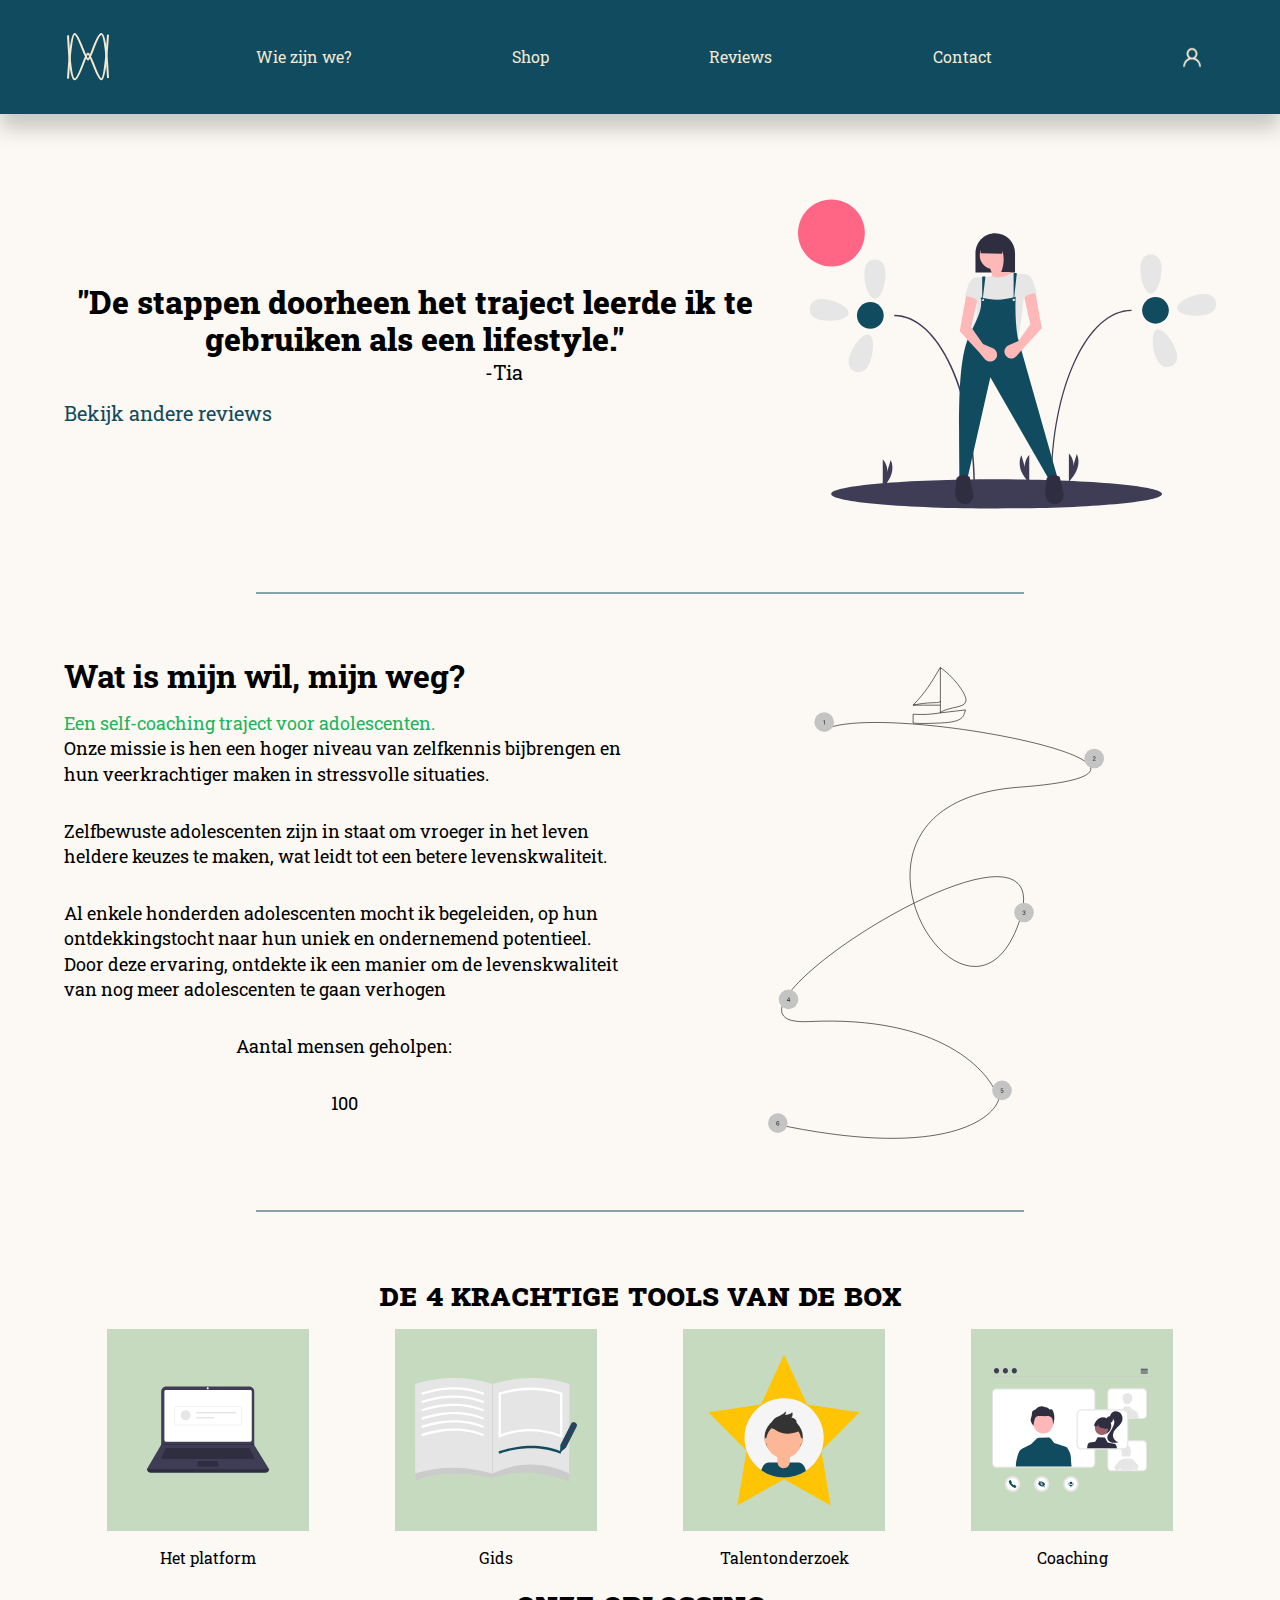
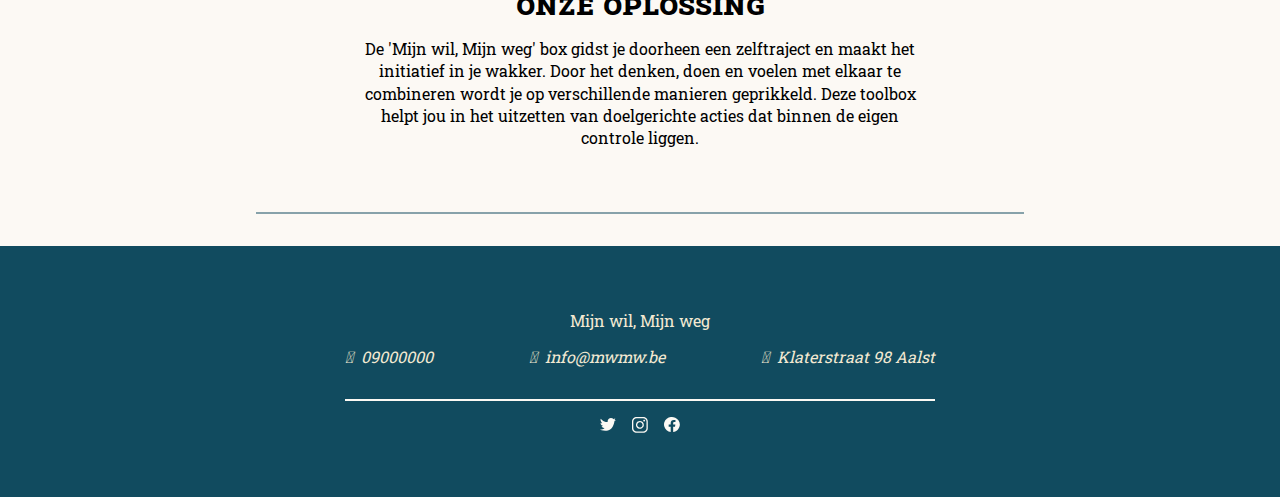
<file: index.html>
<!DOCTYPE html>
<html lang="nl">
<head>
    <meta charset="UTF-8">
    <meta http-equiv="X-UA-Compatible" content="IE=edge">
    <meta name="viewport" content="width=device-width, initial-scale=1.0">
    <link href="css/reset.css" rel="stylesheet">
    <link rel="stylesheet" href="https://cdnjs.cloudflare.com/ajax/libs/font-awesome/6.1.1/css/all.min.css" integrity="sha512-KfkfwYDsLkIlwQp6LFnl8zNdLGxu9YAA1QvwINks4PhcElQSvqcyVLLD9aMhXd13uQjoXtEKNosOWaZqXgel0g==" crossorigin="anonymous" referrerpolicy="no-referrer" />
    <link href="css/common.css" rel="stylesheet">
    <link rel="stylesheet" href="/css/homepage.css">
    <script src="main.js" defer></script>
    <title>Mijn weg, mijn wil</title>
    <!-- Isaak De Coninck-->
</head>
<body>
<div class="container">
    <header>
        <div class="content">
            <div class="logo-box">
                <h1 class="ir logo"><a href="/index.html" title ="MWMW">Mijn wil, mijn weg</a></h1>
            </div>
            <button aria-expanded="false" class="hamburger" id="menu">
                <span aria-hidden="true" class="icon">
                    <span></span><span></span><span></span>
                </span>
            </button>
            <nav>
                <ul>
                    <li><a class="active" href="#wiezijnwe">Wie zijn we?</a></li>
                    <li><a href="/shop/index.html">Shop</a></li>
                    <li><a href="/reviews/">Reviews</a></li>
                    <li><a href="/contact/index.html">Contact</a></li>
                </ul>
            </nav>
            <div class="login">
                <a href="#" class="loginBtn" id="open"><img src="/assets/Login.png" alt="LoginLogo"></a>
            </div>
        </div>
    </header>
    <main>
        <section class="eyecatcher-box">
            <div class="eyecatcher-main">
                <h2 class="quote">"De stappen doorheen het traject leerde ik te gebruiken als een lifestyle."</h2>
                <p class="quote-name">-Tia</p>
                <a href="#" class="reviews-link">Bekijk andere reviews</a>
            </div>
            <div class="eyecatcher-img">
                <img src="/assets/undraw_farm_girl_dnpe.svg" alt="Logo persoon">
            </div>
        </section>

        <section class="wiezijnwe-box" id="wiezijnwe">
            <div class="wiezijnwe-main">
                <h2>Wat is mijn wil, mijn weg?</h2>
                <p class="highlight">Een self-coaching traject voor adolescenten.</p>
                <p>Onze missie is hen een hoger niveau van zelfkennis bijbrengen en hun veerkrachtiger maken in stressvolle situaties.</p>
                <p>Zelfbewuste adolescenten zijn in staat om vroeger in het leven heldere keuzes te maken, wat leidt tot een betere levenskwaliteit.</p>
                <p>Al enkele honderden adolescenten mocht ik begeleiden, op hun ontdekkingstocht naar hun uniek en ondernemend potentieel. Door deze ervaring, ontdekte ik een manier om de levenskwaliteit van nog meer adolescenten te gaan verhogen</p>
                <div class="counter-box">
                    <p>Aantal mensen geholpen:</p>
                    <p>100</p>
                </div>
            </div>
            <div class="wiezijnwe-plan">
                <img src="/assets/planhome.svg" alt="">
            </div>
        </section>
        <section class="tools-box">
            <h2>De 4 krachtige tools van de box</h2>
            <div class="tools">
                <div class="tool-box">
                    <div class="tools-showcase">
                        <img src="/assets/undraw_secure_login_pdn4.svg" alt="logo platform">
                    </div>
                    <p>Het platform</p>
                </div>
                <div class="tool-box">
                    <div class="tools-showcase">
                        <img src="/assets/undraw_notebook_re_id0r.svg" alt="logo gids">
                    </div>
                    <p>Gids</p>
                </div>
                <div class="tool-box">
                    <div class="tools-showcase">
                        <img src="/assets/star-profile.svg" alt="logo Talentonderzoek">
                    </div>
                    <p>Talentonderzoek</p>
                </div>
                <div class="tool-box">
                    <div class="tools-showcase">
                        <img src="/assets/undraw_group_video_re_btu7.svg" alt="logo coaching">
                    </div>
                    <p>Coaching</p>
                </div>
            </div>
            <div class="solution-box">
                <h2>Onze oplossing</h2>
                <p>De 'Mijn wil, Mijn weg' box gidst je doorheen een zelftraject en maakt het initiatief in je wakker. Door het denken, doen en voelen met elkaar te combineren wordt je op verschillende manieren geprikkeld. Deze toolbox helpt jou in het uitzetten van doelgerichte acties dat binnen de eigen controle liggen.</p>
            </div>
        </section>
        <!--Izzet Poyraz POPUP-->
        <section class="container-popup" id="container-popup">
            <div class="popup">
                <a class="sluiten" id="sluiten" href="#">X</a>
                <h3>Mijn weg, Mijn wil</h3>
                <div class="popup-main"> 
                    <div class="popup-register">
                        <h2>Register</h2>
                        <div></div>
                        <form action="#" class="register">
                            <div class="user">
                                <div class="name">
                                    <label for="name">Voornaam: </label>
                                    <input type="text" name="voornaam" id="voornaam" size="9" required>
                                </div>
                                <div class="lastname">
                                    <label for="name">Naam: </label>
                                    <input type="text" name="name" id="name" size="9" required>
                                </div>
                            </div>
                            <div class="email">
                                <label for="name">E-mail: </label>
                                <input type="text" name="email" id="email" required>
                            </div>
                            <div class="code">
                                <label for="name">Code van uw box: </label>
                                <input type="text" name="code" id="code" required>
                            </div>    
                            <div class="tel">
                                <label for="name">Telefoonnummer: </label>
                                <input type="text" name="tel" id="tel" required>
                            </div>    
                            <div class="pass">
                                <label for="name">Wachtwoord: </label>
                                <input type="password" name="pass" id="pass" required>
                            </div>    
                            <div class="pass-repeat">
                                <label for="name">Bevestig wachtwoord: </label>
                                <input type="password" name="pass-repeat" id="pass-repeat" required>
                            </div>  
                        </form>  
                        <a class="popupBtn" href="#">registreren</a>     
                    </div>
                        
                    <span class="lijn"></span>
                    <div class="popup-login">
                        <h2>Login</h2>
                            <form action="#">
                                <div class="email">
                                    <label for="name">E-mail: </label>
                                    <input type="text" name="email2" id="email2" required>
                                </div>
                                <div class="pass">
                                    <label for="name">Wachtwoord: </label>
                                    <input type="password" name="pass2" id="pass2" required>
                                </div>
                            </form>
                        <a class="popupBtn" href="/user/index.html">Log in</a>
                        <div class="loginFoto">
                            <img class="popupFoto" src="/assets/LoginFoto.png" alt="Logo laptop">
                        </div>
                    </div>
                </div>
                
            </div>
            
        </section>
    </main>
    <footer class="footer-box">
        <p>Mijn wil, Mijn weg</p>
        <address>
            <ul>
                <li><a href="tel:/">09000000</a></li>
                <li><a href="mailto:info@mwmw.be">info@mwmw.be</a></li>
                <li>Klaterstraat 98 Aalst</li>
            </ul>
        </address>
        <div class="social-box">
            <img class="social-icon" src="/assets/twitter_icon.svg" alt="Logo Twitter">
            <img class="social-icon" src="/assets/instagram_icon.svg" alt="Logo instagram">
            <img class="social-icon" src="/assets/facebook_icon.svg" alt="Logo Facebook">
        </div>
</footer>
</div>
</body>
</html>
</file>
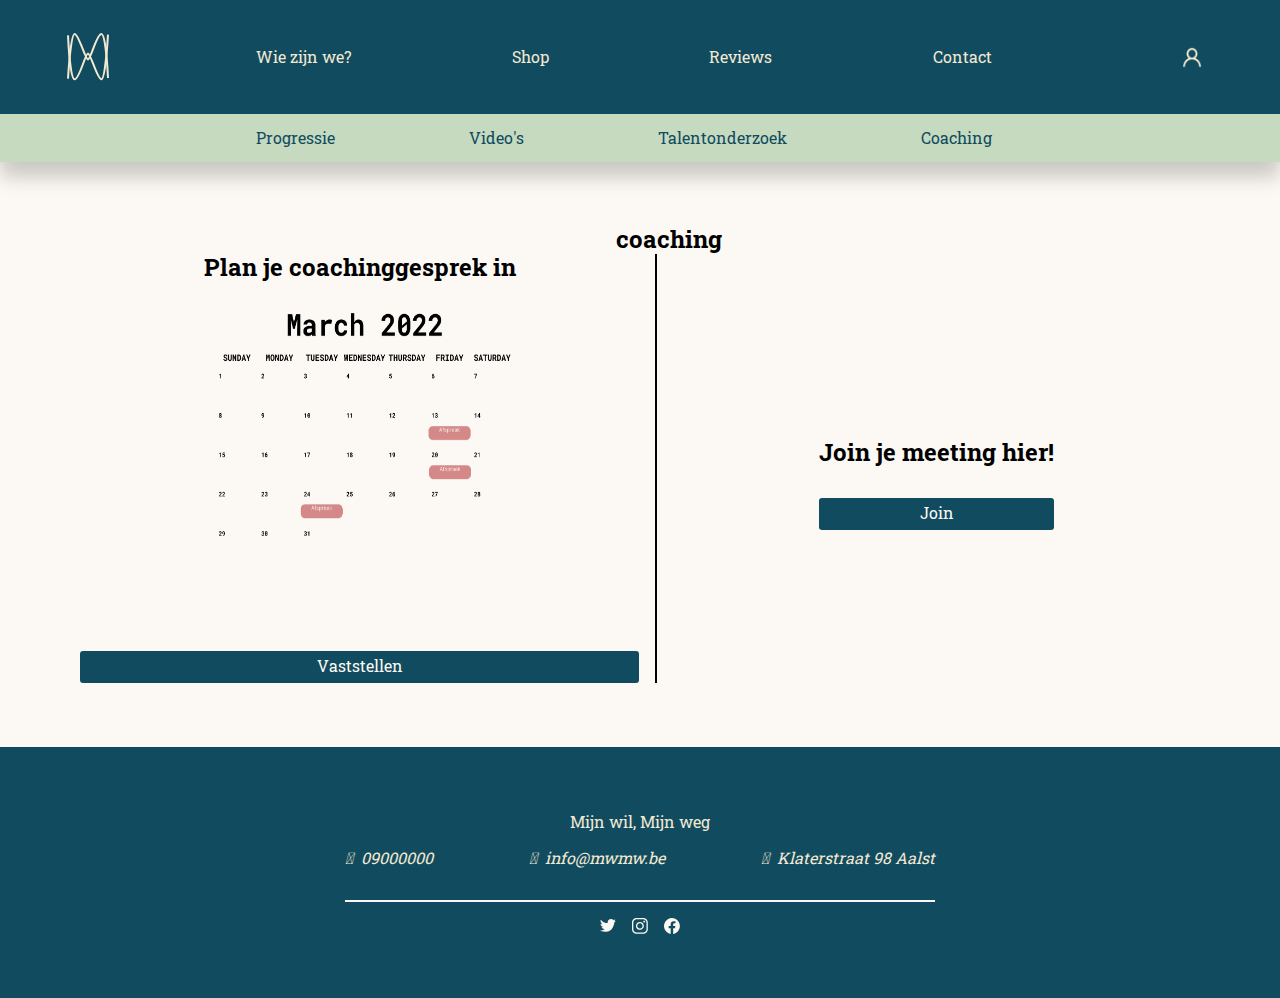
<file: coaching/index.html>
<!DOCTYPE html>
<html lang="en">
<head>
    <meta charset="UTF-8">
    <meta http-equiv="X-UA-Compatible" content="IE=edge">
    <meta name="viewport" content="width=device-width, initial-scale=1.0">
    <link href="/css/reset.css" rel="stylesheet">
    <link rel="stylesheet" href="https://cdnjs.cloudflare.com/ajax/libs/font-awesome/6.1.1/css/all.min.css" integrity="sha512-KfkfwYDsLkIlwQp6LFnl8zNdLGxu9YAA1QvwINks4PhcElQSvqcyVLLD9aMhXd13uQjoXtEKNosOWaZqXgel0g==" crossorigin="anonymous" referrerpolicy="no-referrer" />
    <link href="/css/common.css" rel="stylesheet">
    <link rel="stylesheet" href="/css/homepage.css">
    <link rel="stylesheet" href="/user/css/user.css">
    <link rel="stylesheet" href="/coaching/css/style.css">
    <script src="/main.js"  defer ></script>
    <title>Coaching</title>
</head>
<body>
    <!--Izzet Poyraz-->
<div class="container">
    <header>
        <div class="content">
            <div class="logo-box">
                <h1 class="ir logo"><a href="/index.html" title ="MWMW">Mijn wil, mijn weg</a></h1>
            </div>
            <button aria-expanded="false" class="hamburger" id="menu">
                <span aria-hidden="true" class="icon">
                    <span></span><span></span><span></span>
                </span>
            </button>
            <nav>
                <ul>
                    <li><a class="active" href="/#wiezijnwe">Wie zijn we?</a></li>
                    <li><a href="/shop/index.html">Shop</a></li>
                    <li><a href="/reviews/index.html">Reviews</a></li>
                    <li><a href="/contact/index.html">Contact</a></li>
                </ul>
            </nav>
            <div class="login">
               <a class="loginBtn" href="#" id="open"><img src="/assets/Login.png" alt="LoginLogo"></a>
            </div>
        </div>
        <div class="content secondheader">
            <div class="logo-box">
                
            </div>
            <nav class="secondnav">
                <ul>
                    <li><a href="/user/">Progressie</a></li>
                    <li><a href="/videos/">Video's</a></li>
                    <li><a href="/talentonderzoek/">Talentonderzoek</a></li>
                    <li><a class="active" href="/coaching/">Coaching</a></li>
                </ul>
            </nav>
            <div class="login">
                <a href="#" class="loginBtn"><img src="../assets/Login.png" alt="LoginLogo"></a>
            </div>
        </div>
    </header>
    <main>
        
        <section class="coaching">
            <div class="coachingtitle">
                <h2>coaching</h2>
            </div>
            
            <div class="coaching-main">
                <div class="coaching-right">
                    <h2>Plan je coachinggesprek in</h2>
                    <div class="coachingimg">
                        <img src="/assets/kalender2.png" alt="" height="600" width="700">
                    </div>
                    
                    <a class="popupBtn" href="/coachinggepland/">Vaststellen</a>
                </div>
                <span class="lijn"></span>
                <div class="coaching-left">
                    <div class="meeting">
                        <h2>Join je meeting hier!</h2>
                        <a class="popupBtn" href="">Join</a>
                    </div>
                </div>
            </div>
        </section>

        <!--Izzet Poyraz POPUP-->
        <section class="container-popup" id="container-popup">
            <div class="popup">
                <a class="sluiten" id="sluiten" href="#">X</a>
                <h3>Mijn weg, Mijn wil</h3>
                <div class="popup-main"> 
                    <div class="popup-register">
                        <h2>Register</h2>
                        <div></div>
                        <form action="#" class="register">
                            <div class="user">
                                <div class="name">
                                    <label for="name">Voornaam: </label>
                                    <input type="text" name="voornaam" id="voornaam" size="9" required>
                                </div>
                                <div class="lastname">
                                    <label for="name">Naam: </label>
                                    <input type="text" name="name" id="name" size="9" required>
                                </div>
                            </div>
                            <div class="email">
                                <label for="name">E-mail: </label>
                                <input type="text" name="email" id="email" required>
                            </div>
                            <div class="code">
                                <label for="name">Code van uw box: </label>
                                <input type="text" name="code" id="code" required>
                            </div>    
                            <div class="tel">
                                <label for="name">Telefoonnummer: </label>
                                <input type="text" name="tel" id="tel" required>
                            </div>    
                            <div class="pass">
                                <label for="name">Wachtwoord: </label>
                                <input type="password" name="pass" id="pass" required>
                            </div>    
                            <div class="pass-repeat">
                                <label for="name">Bevestig wachtwoord: </label>
                                <input type="password" name="pass-repeat" id="pass-repeat" required>
                            </div>  
                        </form>  
                        <a class="popupBtn" href="#">registreren</a>     
                    </div>
                        
                    <span class="lijn"></span>
                    <div class="popup-login">
                        <h2>Login</h2>
                            <form action="#">
                                <div class="email">
                                    <label for="name">E-mail: </label>
                                    <input type="text" name="email2" id="email2" required>
                                </div>
                                <div class="pass">
                                    <label for="name">Wachtwoord: </label>
                                    <input type="password" name="pass2" id="pass2" required>
                                </div>
                            </form>
                        <a class="popupBtn" href="/user/index.html">Log in</a>
                        <div class="loginFoto">
                            <img class="popupFoto" src="/assets/LoginFoto.png" alt="Logo laptop">
                        </div>
                    </div>
                </div>
                
            </div>
            
        </section>
    </main>
    <footer class="footer-box">
            <p>Mijn wil, Mijn weg</p>
            <address>
                <ul>
                    <li><a href="tel:/">09000000</a></li>
                    <li><a href="mailto:info@mwmw.be">info@mwmw.be</a></li>
                    <li>Klaterstraat 98 Aalst</li>
                </ul>
            </address>
            <div class="social-box">
                <img class="social-icon" src="/assets/twitter_icon.svg" alt="Logo Twitter">
                <img class="social-icon" src="/assets/instagram_icon.svg" alt="Logo instagram">
                <img class="social-icon" src="/assets/facebook_icon.svg" alt="Logo Facebook">
            </div>
    </footer>
    
</div>
</body>
</html>
</file>
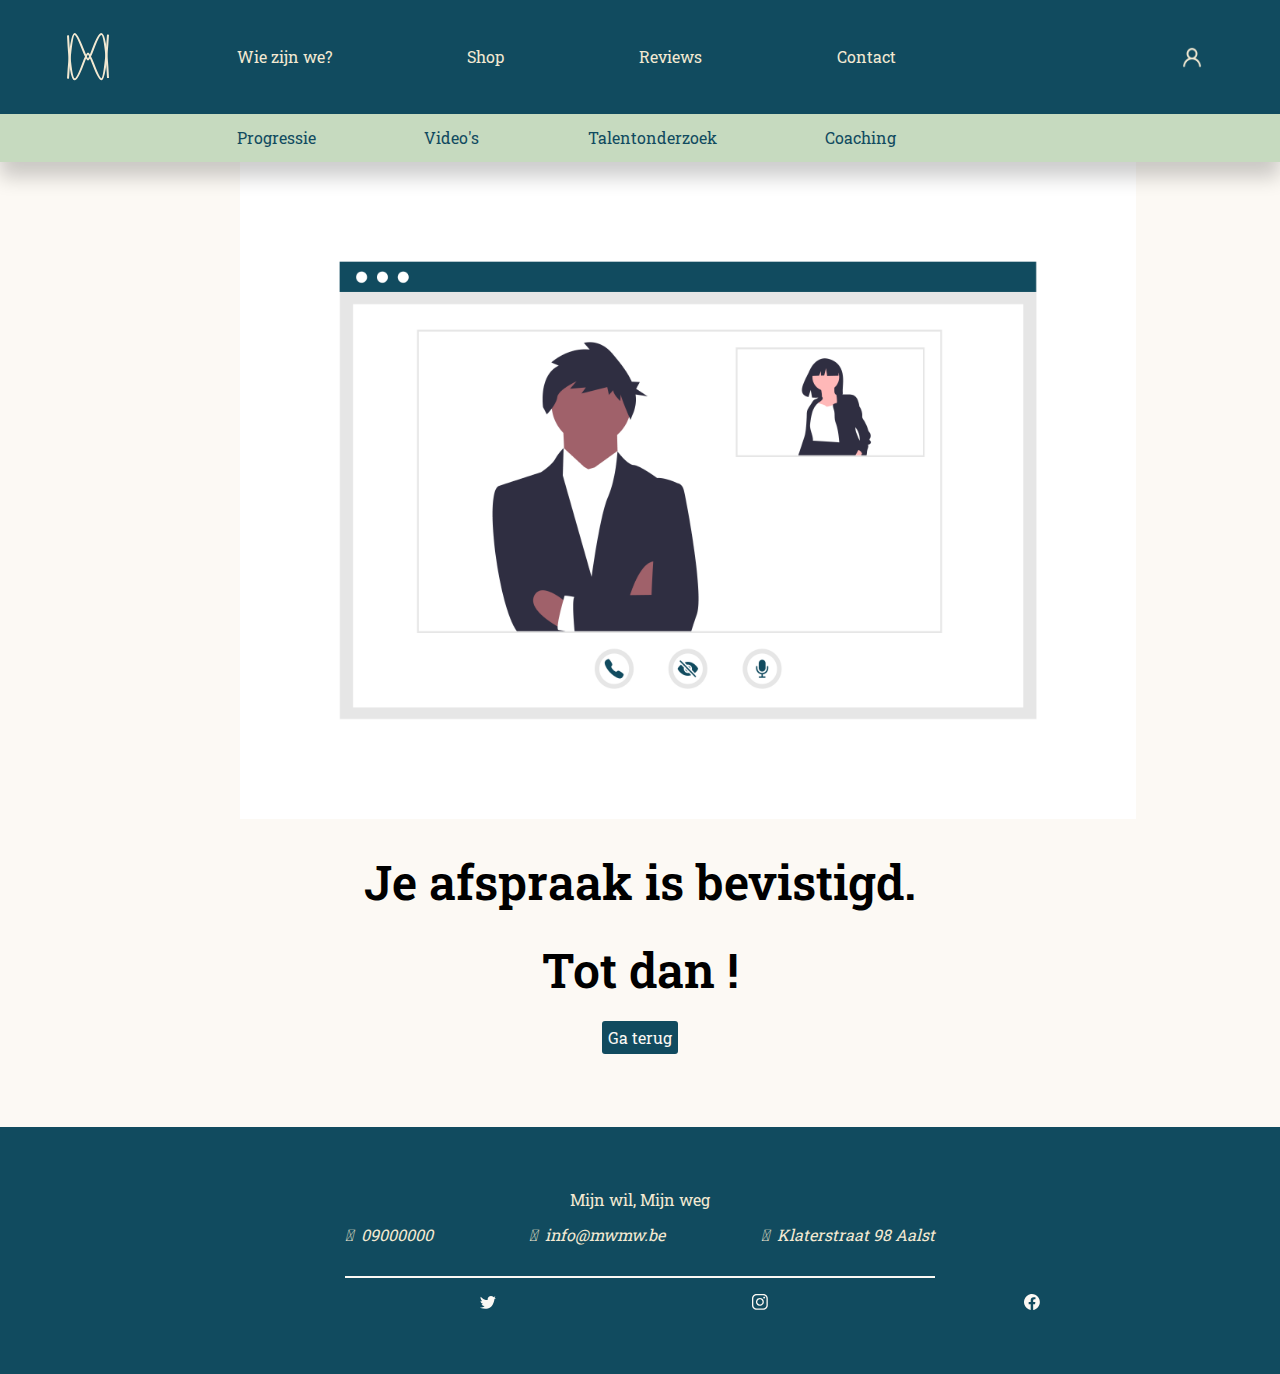
<file: coachinggepland/index.html>
<!DOCTYPE html>
<html lang="en">
<head>
    <meta charset="UTF-8">
    <meta http-equiv="X-UA-Compatible" content="IE=edge">
    <meta name="viewport" content="width=device-width, initial-scale=1.0">
    <link href="/css/reset.css" rel="stylesheet">
    <link rel="stylesheet" href="https://cdnjs.cloudflare.com/ajax/libs/font-awesome/6.1.1/css/all.min.css" integrity="sha512-KfkfwYDsLkIlwQp6LFnl8zNdLGxu9YAA1QvwINks4PhcElQSvqcyVLLD9aMhXd13uQjoXtEKNosOWaZqXgel0g==" crossorigin="anonymous" referrerpolicy="no-referrer" />
    <link href="/css/common.css" rel="stylesheet">
    <link href="/coachinggepland/css/style.css" rel="stylesheet">
    <script src="/main.js" defer></script>
    <title>Coaching gepland</title>
    <!-- Loïc Roelandts-->
</head>
<body>
<div class="container">
    <header>
        <div class="content">
            <div class="logo-box">
                <h1 class="ir logo"><a href="/index.html" title ="MWMW">Mijn wil, mijn weg</a></h1>
            </div>
            <button aria-expanded="false" class="hamburger" id="menu">
                <span aria-hidden="true" class="icon">
                    <span></span><span></span><span></span>
                </span>
            </button>
            <nav>
                <ul>
                    <li><a href="/#wiezijnwe">Wie zijn we?</a></li>
                    <li><a href="/shop/index.html">Shop</a></li>
                    <li><a href="/reviews/index.html">Reviews</a></li>
                    <li><a href="/contact/index.html">Contact</a></li>
                </ul>
            </nav>
            <div class="login">
                <a href="#" class="loginBtn" id="open"><img src="/assets/Login.png" alt="LoginLogo"></a>
            </div>
        </div>
        <div class="content secondheader">
            <div class="logo-box">
                
            </div>
            <nav class="secondnav">
                <ul>
                    <li><a href="/user/">Progressie</a></li>
                    <li><a href="/videos/">Video's</a></li>
                    <li><a href="/talentonderzoek/">Talentonderzoek</a></li>
                    <li><a class="active" href="/coaching/">Coaching</a></li>
                </ul>
            </nav>
            <div class="login">
                <a href="#" class="loginBtn"><img src="../assets/Login.png" alt="LoginLogo"></a>
            </div>
        </div>
    </header>
    <main>
        <img class="coaching" src="assets/coaching.png" alt="coaching">
        <h1>Je afspraak is bevistigd.</h1>
        <h1>Tot dan !</h1>
        <div class="gaterug">
            <a class="popupBtn" href="/coaching/">Ga terug</a>
        </div>
        <section class="container-popup" id="container-popup">
            <div class="popup">
                <a class="sluiten" id="sluiten" href="#">X</a>
                <h3>Mijn weg, Mijn wil</h3>
                <div class="popup-main"> 
                    <div class="popup-register">
                        <h2>Register</h2>
                        <div></div>
                        <form action="#" class="register">
                            <div class="user">
                                <div class="name">
                                    <label for="name">Voornaam: </label>
                                    <input type="text" name="voornaam" id="voornaam" size="9" required>
                                </div>
                                <div class="lastname">
                                    <label for="name">Naam: </label>
                                    <input type="text" name="name" id="name" size="9" required>
                                </div>
                            </div>
                            <div class="email">
                                <label for="name">E-mail: </label>
                                <input type="text" name="email" id="email" required>
                            </div>
                            <div class="code">
                                <label for="name">Code van uw box: </label>
                                <input type="text" name="code" id="code" required>
                            </div>    
                            <div class="tel">
                                <label for="name">Telefoonnummer: </label>
                                <input type="text" name="tel" id="tel" required>
                            </div>    
                            <div class="pass">
                                <label for="name">Wachtwoord: </label>
                                <input type="password" name="pass" id="pass" required>
                            </div>    
                            <div class="pass-repeat">
                                <label for="name">Bevestig wachtwoord: </label>
                                <input type="password" name="pass-repeat" id="pass-repeat" required>
                            </div>  
                        </form>  
                        <a class="popupBtn" href="#">registreren</a>     
                    </div>
                        
                    <span class="lijn"></span>
                    <div class="popup-login">
                        <h2>Login</h2>
                            <form action="#">
                                <div class="email">
                                    <label for="name">E-mail: </label>
                                    <input type="text" name="email2" id="email2" required>
                                </div>
                                <div class="pass">
                                    <label for="name">Wachtwoord: </label>
                                    <input type="password" name="pass2" id="pass2" required>
                                </div>
                            </form>
                        <a class="popupBtn" href="/user/index.html">Log in</a>
                        <div class="loginFoto">
                            <img class="popupFoto" src="/assets/LoginFoto.png" alt="Logo laptop">
                        </div>
                    </div>
                </div>
                
            </div>
            
        </section>
    </main>
    <footer class="footer-box">
        <p>Mijn wil, Mijn weg</p>
        <address>
            <ul>
                <li><a href="tel:/">09000000</a></li>
                <li><a href="mailto:info@mwmw.be">info@mwmw.be</a></li>
                <li>Klaterstraat 98 Aalst</li>
            </ul>
        </address>
        <div class="social-box">
            <img class="social-icon" src="/assets/twitter_icon.svg" alt="Logo Twitter">
            <img class="social-icon" src="/assets/instagram_icon.svg" alt="Logo instagram">
            <img class="social-icon" src="/assets/facebook_icon.svg" alt="Logo Facebook">
        </div>
</footer>
</div>
</body>
</html>
</file>
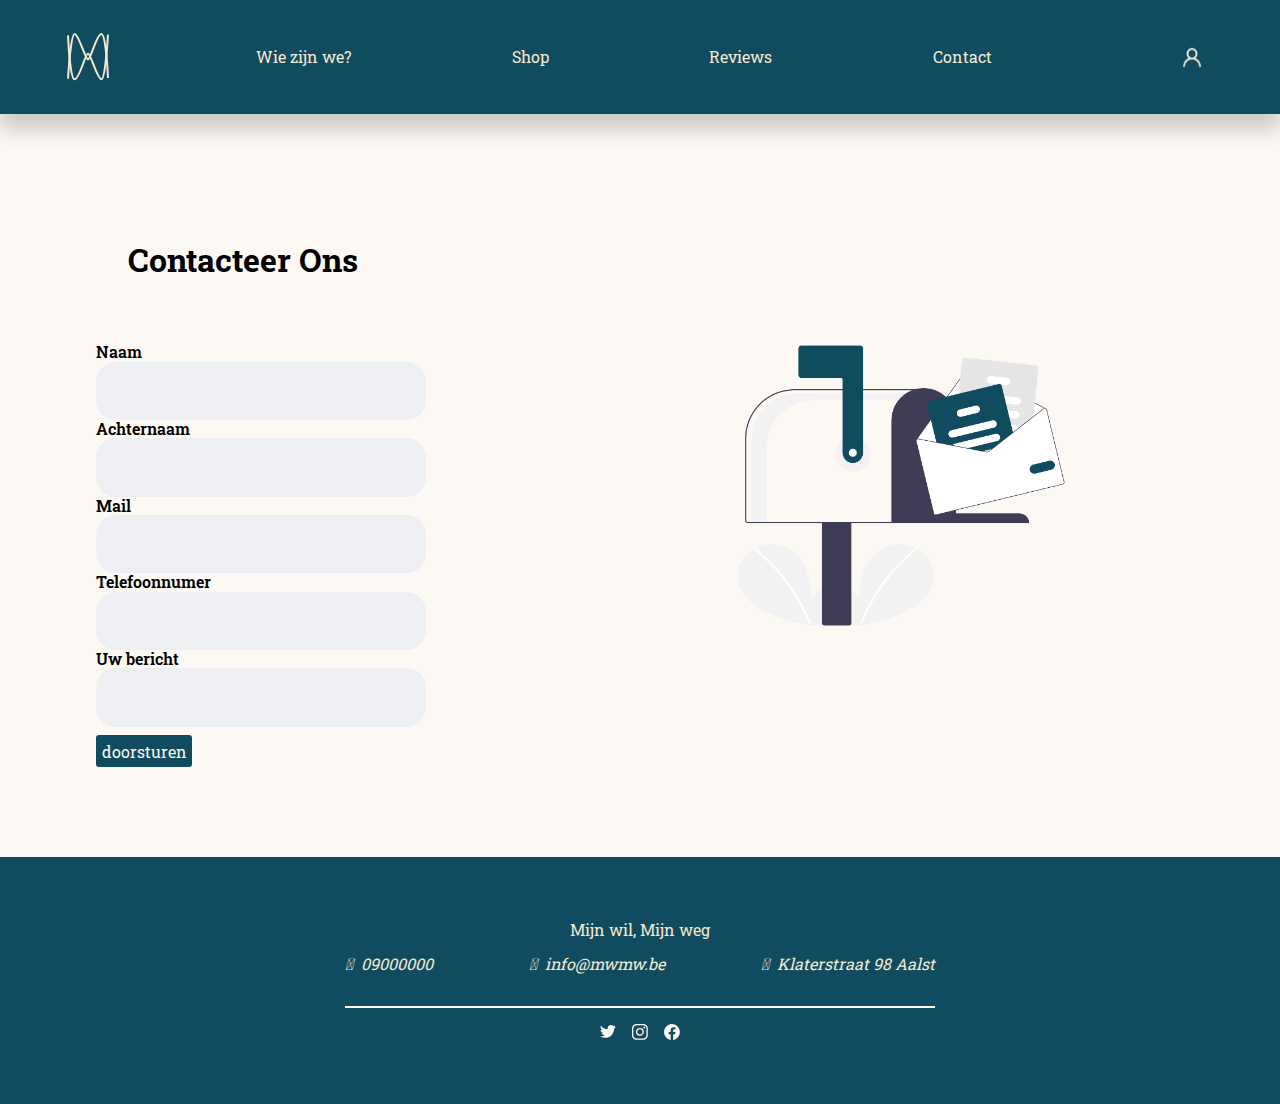
<file: contact/index.html>
<!DOCTYPE html>
<html lang="en">
<head>
    <meta charset="UTF-8">
    <meta http-equiv="X-UA-Compatible" content="IE=edge">
    <meta name="viewport" content="width=device-width, initial-scale=1.0">
    <link href="/css/reset.css" rel="stylesheet">
    <link rel="stylesheet" href="https://cdnjs.cloudflare.com/ajax/libs/font-awesome/6.1.1/css/all.min.css" integrity="sha512-KfkfwYDsLkIlwQp6LFnl8zNdLGxu9YAA1QvwINks4PhcElQSvqcyVLLD9aMhXd13uQjoXtEKNosOWaZqXgel0g==" crossorigin="anonymous" referrerpolicy="no-referrer" />
    <link href="/css/common.css" rel="stylesheet">
    <link rel="stylesheet" href="css/contact.css">
    <script src="/main.js" defer></script>
    <title>Contact</title>
</head>
<body>
<div class="container">
 <!--Enes Kahya-->

    <header>
        <div class="content">
            <div class="logo-box">
                <h1 class="ir logo"><a href="/" title ="MWMW">Mijn wil, mijn weg</a></h1>
            </div>
            <button aria-expanded="false" class="hamburger" id="menu">
                <span aria-hidden="true" class="icon">
                    <span></span><span></span><span></span>
                </span>
            </button>
            <nav>
                <ul>
                    <li><a href="/#wiezijnwe">Wie zijn we?</a></li>
                    <li><a href="/shop/index.html">Shop</a></li>
                    <li><a href="/reviews/index.html">Reviews</a></li>
                    <li><a class="active" href="/contact/index.html">Contact</a></li>
                </ul>
            </nav>
            <div class="login">
                <a href="#" class="loginBtn" id="open"><img src="../assets/Login.png" alt="LoginLogo"></a>
            </div>
        </div>
    </header>
    <main>
        
        <section id="form">
        <form action="#">
            <h1>Contacteer Ons</h1>

         <div>
                <label for="firstname">Naam</label>
                <input type="text" name="firstname" id="firstname">
        </div>

        <div>
                <label for="lastname">Achternaam</label>
                <input type="text" name="lastname" id="lastname">
        </div>

        <div>
                <label for="email">Mail</label>
                <input type="text" name="email" id="mail">
        </div>

        <div>
                <label for="phonenumber">Telefoonnumer</label>
                <input type="text" name="number" id="phonenummer">
        </div>

        <div>
                <label for="message">Uw bericht</label>
                <input type="text" name="message" id="message">
        </div>
        <div class="contactbtn"> <a class="popupBtn" href="#">doorsturen</a></div>
       
        </form>
    </section>
        <section id="afbeelding">
            <img id="foto" src="/assets/Contact.png" alt="foto van een postbode">
        </section>
        
        <!--Izzet Poyraz POPUP-->
        <section class="container-popup" id="container-popup">
            <div class="popup">
                <a class="sluiten" id="sluiten" href="#">X</a>
                <h3>Mijn weg, Mijn wil</h3>
                <div class="popup-main"> 
                    <div class="popup-register">
                        <h2>Register</h2>
                        <div></div>
                        <form action="#" class="register">
                            <div class="user">
                                <div class="name">
                                    <label for="name">Voornaam: </label>
                                    <input type="text" name="voornaam" id="voornaam" size="9" required>
                                </div>
                                <div class="lastname">
                                    <label for="name">Naam: </label>
                                    <input type="text" name="name" id="name" size="9" required>
                                </div>
                            </div>
                            <div class="email">
                                <label for="name">E-mail: </label>
                                <input type="text" name="email" id="email" required>
                            </div>
                            <div class="code">
                                <label for="name">Code van uw box: </label>
                                <input type="text" name="code" id="code" required>
                            </div>    
                            <div class="tel">
                                <label for="name">Telefoonnummer: </label>
                                <input type="text" name="tel" id="tel" required>
                            </div>    
                            <div class="pass">
                                <label for="name">Wachtwoord: </label>
                                <input type="password" name="pass" id="pass" required>
                            </div>    
                            <div class="pass-repeat">
                                <label for="name">Bevestig wachtwoord: </label>
                                <input type="password" name="pass-repeat" id="pass-repeat" required>
                            </div>  
                        </form>  
                        <a class="popupBtn" href="#">registreren</a>     
                    </div>
                        
                    <span class="lijn"></span>
                    <div class="popup-login">
                        <h2>Login</h2>
                            <form action="#">
                                <div class="email">
                                    <label for="name">E-mail: </label>
                                    <input type="text" name="email2" id="email2" required>
                                </div>
                                <div class="pass">
                                    <label for="name">Wachtwoord: </label>
                                    <input type="password" name="pass2" id="pass2" required>
                                </div>
                            </form>
                        <a class="popupBtn" href="/user/index.html">Log in</a>
                        <div class="loginFoto">
                            <img class="popupFoto" src="/assets/LoginFoto.png" alt="Logo laptop">
                        </div>
                    </div>
                </div>
                
            </div>
            
        </section>
    </main>
    <footer class="footer-box">
        <p>Mijn wil, Mijn weg</p>
        <address>
            <ul>
                <li><a href="tel:/">09000000</a></li>
                <li><a href="mailto:info@mwmw.be">info@mwmw.be</a></li>
                <li>Klaterstraat 98 Aalst</li>
            </ul>
        </address>
        <div class="social-box">
            <img class="social-icon" src="/assets/twitter_icon.svg" alt="Logo Twitter">
            <img class="social-icon" src="/assets/instagram_icon.svg" alt="Logo instagram">
            <img class="social-icon" src="/assets/facebook_icon.svg" alt="Logo Facebook">
        </div>
</footer>
</div>
</body>
</html>
</file>
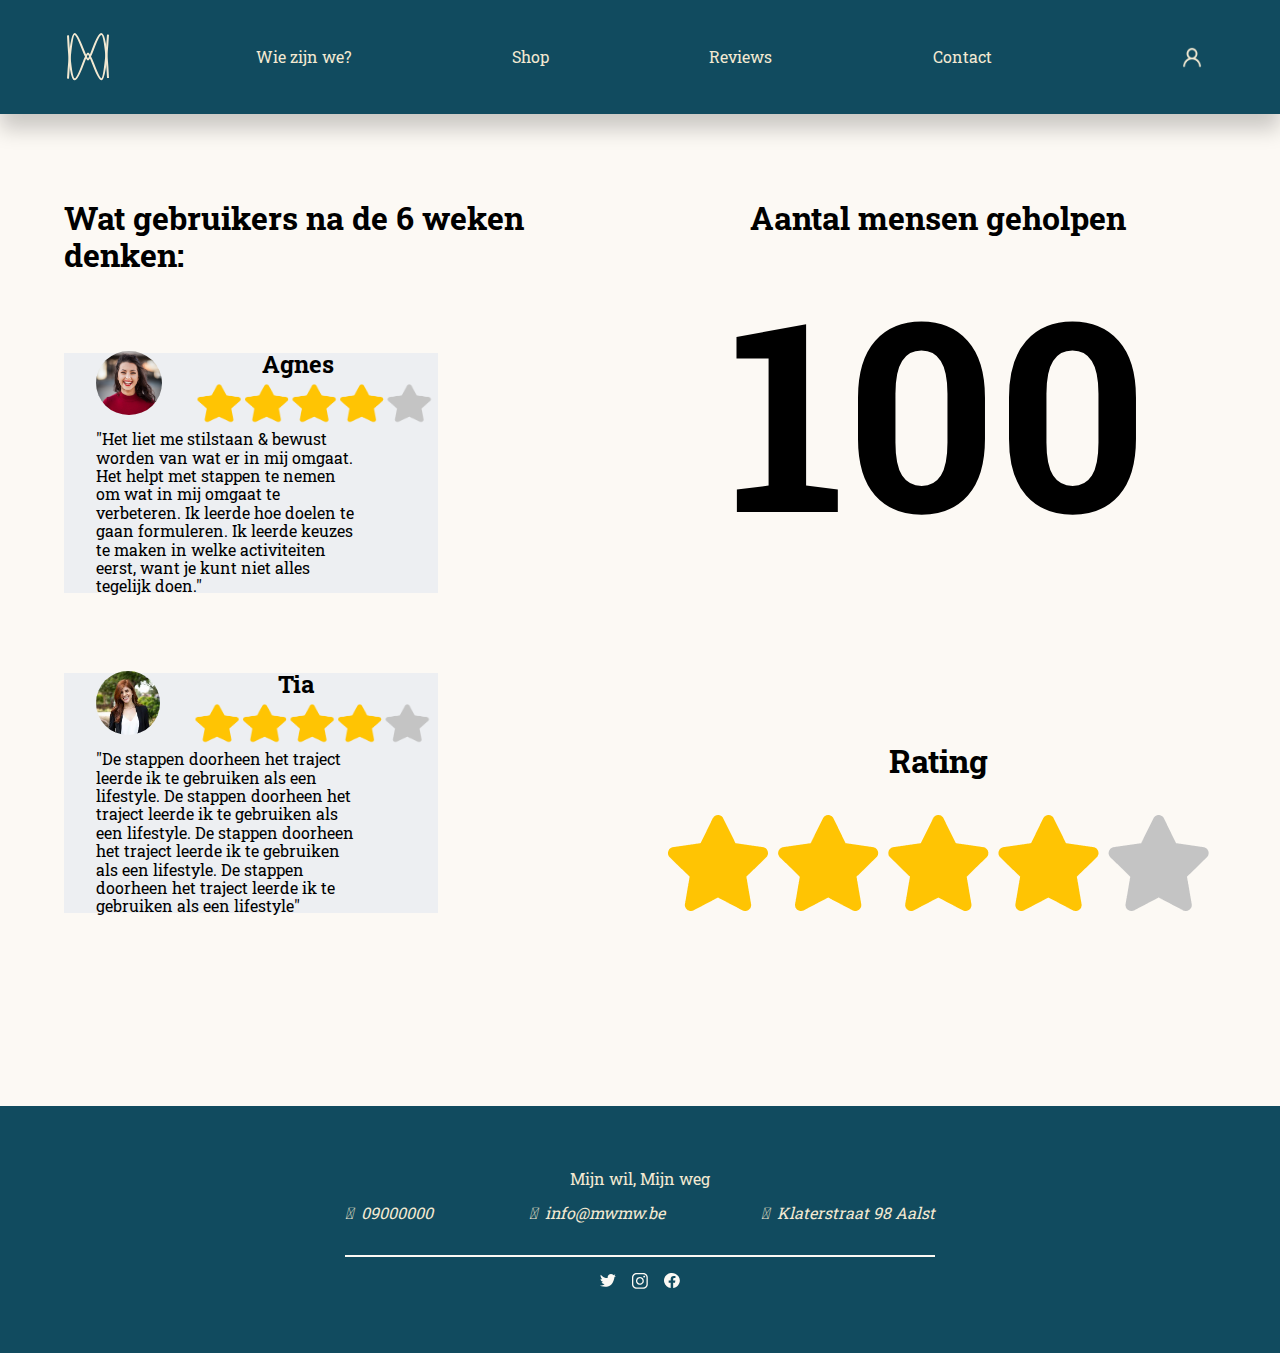
<file: reviews/index.html>
<!DOCTYPE html>
<html lang="en">
<head>
    <script src="/main.js" defer></script>
    <meta charset="UTF-8">
    <meta http-equiv="X-UA-Compatible" content="IE=edge">
    <meta name="viewport" content="width=device-width, initial-scale=1.0">
    <link href="/css/reset.css" rel="stylesheet">
    <link rel="stylesheet" href="https://cdnjs.cloudflare.com/ajax/libs/font-awesome/6.1.1/css/all.min.css" integrity="sha512-KfkfwYDsLkIlwQp6LFnl8zNdLGxu9YAA1QvwINks4PhcElQSvqcyVLLD9aMhXd13uQjoXtEKNosOWaZqXgel0g==" crossorigin="anonymous" referrerpolicy="no-referrer" />
    <link href="/css/common.css" rel="stylesheet">
    <link rel="stylesheet" href="/reviews/css/reviews.css">
    <title>Reviews</title>
</head>
<body>
<div class="container">
  <!--Enes Kahya-->

    <header>
        <div class="content">
            <div class="logo-box">
                <h1 class="ir logo"><a href="/index.html" title ="MWMW">Mijn wil, mijn weg</a></h1>
            </div>
            <button aria-expanded="false" class="hamburger" id="menu">
                <span aria-hidden="true" class="icon">
                    <span></span><span></span><span></span>
                </span>
            </button>
            <nav>
                <ul>
                    <li><a class="active" href="/#wiezijnwe">Wie zijn we?</a></li>
                    <li><a href="/shop/index.html">Shop</a></li>
                    <li><a href="/reviews/index.html">Reviews</a></li>
                    <li><a href="/contact/index.html">Contact</a></li>
                </ul>
            </nav>
            <div class="login">
                <a href="#" class="loginBtn" id="open"><img src="../assets/Login.png" alt="LoginLogo"></a>
            </div>
        </div>
    </header>
    <main>
        
        <section class="reviews">
            
            <h1>Wat gebruikers na de 6 weken denken:</h1>
            <div class="reviewinside">
            
            <div class="review">
                <div class ="boven">
                
                <img class="pf" src="assets/profielfoto.jpg" alt="profielfoto">
                    <div class="naam">
                        <h2>Agnes</h2>
                        <img src="/reviews/assets/ster.png" alt="ster">

                    </div>
                

                </div>

                <div class="beneden">
                    <p>"Het liet me stilstaan & bewust worden van wat er in mij omgaat. Het helpt met stappen te nemen om wat in mij omgaat te verbeteren. Ik leerde hoe doelen te gaan formuleren. Ik leerde keuzes te maken in welke activiteiten eerst, want je kunt niet alles tegelijk doen."</p>
                </div>
                
                

                </div>
            </div>
            
            <div class="reviewinside">
            
                <div class="review">
                    <div class ="boven">
                    
                    <img class="pf" src="assets/profielfoto2.jpg" alt="profielfoto">
                        <div class="naam">
                            <h2>Tia</h2>
                            <img src="/reviews/assets/ster.png" alt="sterren">
    
                        </div>
                    
    
                    </div>
    
                    <div class="beneden">
                        <p>"De stappen doorheen het traject leerde ik te gebruiken als een lifestyle. De stappen doorheen het traject leerde ik te gebruiken als een lifestyle. De stappen doorheen het traject leerde ik te gebruiken als een lifestyle. De stappen doorheen het traject leerde ik te gebruiken als een lifestyle"</p>
                    </div>
                    
                    
    
                    </div>
                </div>

            <span>

            </span>


        </section>
        <section class="totaal">
            
            <div class="Aantal">
                <h1>Aantal mensen geholpen</h1>
                <h2 class="nummer">100</h2>
            </div>
            
            <div class="rating">
            <h1>Rating</h1>
                <img src="/reviews/assets/ster.png" alt="sterren">
            </div>
         
        </section>
        <section class="container-popup" id="container-popup">
            <div class="popup">
                <a class="sluiten" id="sluiten" href="#">X</a>
                <h3>Mijn weg, Mijn wil</h3>
                <div class="popup-main"> 
                    <div class="popup-register">
                        <h2>Register</h2>
                        <div></div>
                        <form action="#" class="register">
                            <div class="user">
                                <div class="name">
                                    <label for="name">Voornaam: </label>
                                    <input type="text" name="voornaam" id="voornaam" size="9" required>
                                </div>
                                <div class="lastname">
                                    <label for="name">Naam: </label>
                                    <input type="text" name="name" id="name" size="9" required>
                                </div>
                            </div>
                            <div class="email">
                                <label for="name">E-mail: </label>
                                <input type="text" name="email" id="email" required>
                            </div>
                            <div class="code">
                                <label for="name">Code van uw box: </label>
                                <input type="text" name="code" id="code" required>
                            </div>    
                            <div class="tel">
                                <label for="name">Telefoonnummer: </label>
                                <input type="text" name="tel" id="tel" required>
                            </div>    
                            <div class="pass">
                                <label for="name">Wachtwoord: </label>
                                <input type="password" name="pass" id="pass" required>
                            </div>    
                            <div class="pass-repeat">
                                <label for="name">Bevestig wachtwoord: </label>
                                <input type="password" name="pass-repeat" id="pass-repeat" required>
                            </div>  
                        </form>  
                        <a class="popupBtn" href="#">registreren</a>     
                    </div>
                        
                    <span class="lijn"></span>
                    <div class="popup-login">
                        <h2>Login</h2>
                            <form action="#">
                                <div class="email">
                                    <label for="name">E-mail: </label>
                                    <input type="text" name="email2" id="email2" required>
                                </div>
                                <div class="pass">
                                    <label for="name">Wachtwoord: </label>
                                    <input type="password" name="pass2" id="pass2" required>
                                </div>
                            </form>
                        <a class="popupBtn" href="/user/index.html">Log in</a>
                        <div class="loginFoto">
                            <img class="popupFoto" src="/assets/LoginFoto.png" alt="Logo laptop">
                        </div>
                    </div>
                </div>
                
            </div>
            
        </section>
    </main>
    <footer class="footer-box">
            <p>Mijn wil, Mijn weg</p>
            <address>
                <ul>
                    <li><a href="tel:/">09000000</a></li>
                    <li><a href="mailto:info@mwmw.be">info@mwmw.be</a></li>
                    <li>Klaterstraat 98 Aalst</li>
                </ul>
            </address>
            <div class="social-box">
                <img class="social-icon" src="/assets/twitter_icon.svg" alt="Logo Twitter">
                <img class="social-icon" src="/assets/instagram_icon.svg" alt="Logo instagram">
                <img class="social-icon" src="/assets/facebook_icon.svg" alt="Logo Facebook">
            </div>
    </footer>
    
</div>
</body>
</html>
</file>
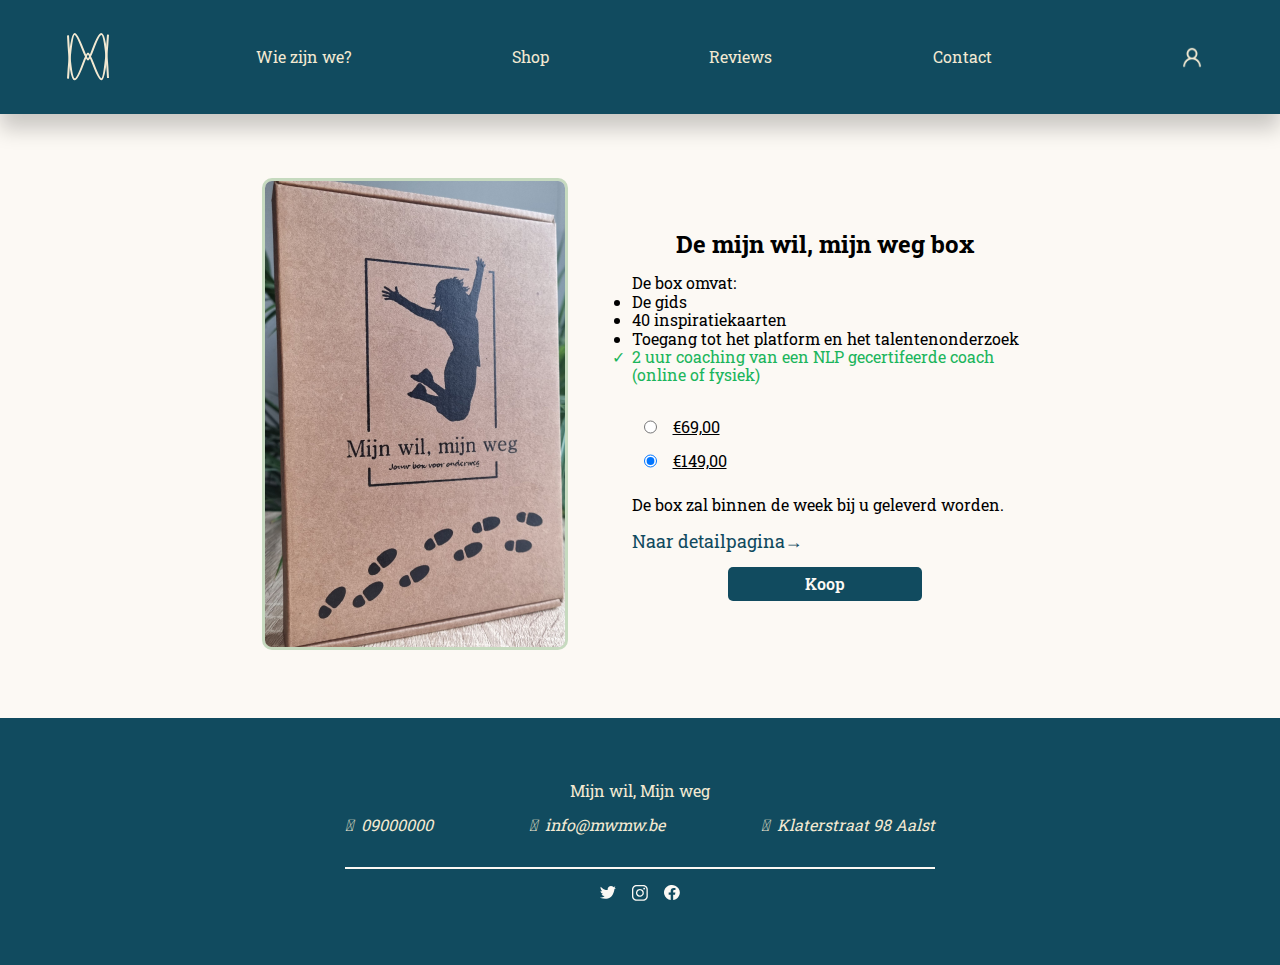
<file: shop/index.html>
<!DOCTYPE html>
<html lang="nl">
<head>
    <meta charset="UTF-8">
    <meta http-equiv="X-UA-Compatible" content="IE=edge">
    <meta name="viewport" content="width=device-width, initial-scale=1.0">
    <link href="/css/reset.css" rel="stylesheet">
    <link rel="stylesheet" href="https://cdnjs.cloudflare.com/ajax/libs/font-awesome/6.1.1/css/all.min.css" integrity="sha512-KfkfwYDsLkIlwQp6LFnl8zNdLGxu9YAA1QvwINks4PhcElQSvqcyVLLD9aMhXd13uQjoXtEKNosOWaZqXgel0g==" crossorigin="anonymous" referrerpolicy="no-referrer" />
    <link href="/css/common.css" rel="stylesheet">
    <link rel="stylesheet" href="/shop/css/shop.css">
    <script src="/main.js" defer></script>
    <title>Shop</title>
    <!-- Isaak De Coninck-->  
</head>
<body>
    
<div class="container">
    <header>
        <div class="content">
            <div class="logo-box">
                <h1 class="ir logo"><a href="/" title ="MWMW">Mijn wil, mijn weg</a></h1>
            </div>
            <button aria-expanded="false" class="hamburger" id="menu">
                <span aria-hidden="true" class="icon">
                    <span></span><span></span><span></span>
                </span>
            </button>
            <nav>
                <ul>
                    <li><a href="/#wiezijnwe">Wie zijn we?</a></li>
                    <li><a class="active" href="/shop/">Shop</a></li>
                    <li><a href="/reviews/">Reviews</a></li>
                    <li><a href="/contact/">Contact</a></li>
                </ul>
            </nav>
            <div class="login">
                <a href="#" class="loginBtn" id="open"><img src="/assets/Login.png" alt="LoginLogo"></a>
            </div>
        </div>
    </header>
    <main>
        <section class="shop-box">
            <div>
                <img src="./assets/shop.png" alt="Mijn weg, mijn wil box">
            </div>
            <div class="description-box">
                <h2>De mijn wil, mijn weg box</h2>
                <div>
                    <p>De box omvat:</p>
                    <ul>
                        <li>De gids</li>
                        <li>40 inspiratiekaarten</li>
                        <li>Toegang tot het platform en het talentenonderzoek</li>
                    </ul>
                </div>
                <div>
                    <fieldset>
                        <div>
                            <input type="radio" name="action" id="lowerPrice">
                            <p>2 uur coaching van een NLP gecertifeerde coach (online of fysiek)</p>
                            <label for="lowerPrice">€69,00</label>
                        </div>
                        <div>
                            <label for="higherPrice">€149,00</label>
                            <input type="radio" name="action" id="higherPrice" checked="checked">
                        </div>
                        <div>
                            <p></p>
                        </div>
                    </fieldset>
                </div>
                <p>De box zal binnen de week bij u geleverd worden.</p>
                <div>
                    <a class="detail-link" href="./detailpagina/">Naar detailpagina</a>
                </div>
                <div class="koopBtn">
                    <a href="">Koop</a>
                </div>
            </div>
        </section>
        <section class="container-popup" id="container-popup">
            <div class="popup">
                <a class="sluiten" id="sluiten" href="#">X</a>
                <h3>Mijn weg, Mijn wil</h3>
                <div class="popup-main"> 
                    <div class="popup-register">
                        <h2>Register</h2>
                        <div></div>
                        <form action="#" class="register">
                            <div class="user">
                                <div class="name">
                                    <label for="name">Voornaam: </label>
                                    <input type="text" name="voornaam" id="voornaam" size="9" required>
                                </div>
                                <div class="lastname">
                                    <label for="name">Naam: </label>
                                    <input type="text" name="name" id="name" size="9" required>
                                </div>
                            </div>
                            <div class="email">
                                <label for="name">E-mail: </label>
                                <input type="text" name="email" id="email" required>
                            </div>
                            <div class="code">
                                <label for="name">Code van uw box: </label>
                                <input type="text" name="code" id="code" required>
                            </div>    
                            <div class="tel">
                                <label for="name">Telefoonnummer: </label>
                                <input type="text" name="tel" id="tel" required>
                            </div>    
                            <div class="pass">
                                <label for="name">Wachtwoord: </label>
                                <input type="password" name="pass" id="pass" required>
                            </div>    
                            <div class="pass-repeat">
                                <label for="name">Bevestig wachtwoord: </label>
                                <input type="password" name="pass-repeat" id="pass-repeat" required>
                            </div>  
                        </form>  
                        <a class="popupBtn" href="#">registreren</a>     
                    </div>
                        
                    <span class="lijn"></span>
                    <div class="popup-login">
                        <h2>Login</h2>
                            <form action="#">
                                <div class="email">
                                    <label for="name">E-mail: </label>
                                    <input type="text" name="email2" id="email2" required>
                                </div>
                                <div class="pass">
                                    <label for="name">Wachtwoord: </label>
                                    <input type="password" name="pass2" id="pass2" required>
                                </div>
                            </form>
                        <a class="popupBtn" href="/user/index.html">Log in</a>
                        <div class="loginFoto">
                            <img class="popupFoto" src="/assets/LoginFoto.png" alt="Logo laptop">
                        </div>
                    </div>
                </div>
                
            </div>
            
        </section>

    </main>
    <footer class="footer-box">
        <p>Mijn wil, Mijn weg</p>
        <address>
            <ul>
                <li><a href="tel:/">09000000</a></li>
                <li><a href="mailto:info@mwmw.be">info@mwmw.be</a></li>
                <li>Klaterstraat 98 Aalst</li>
            </ul>
        </address>
        <div class="social-box">
            <img class="social-icon" src="/assets/twitter_icon.svg" alt="Logo Twitter">
            <img class="social-icon" src="/assets/instagram_icon.svg" alt="Logo instagram">
            <img class="social-icon" src="/assets/facebook_icon.svg" alt="Logo Facebook">
        </div>
</footer>
</div>
</body>
</html>
</file>
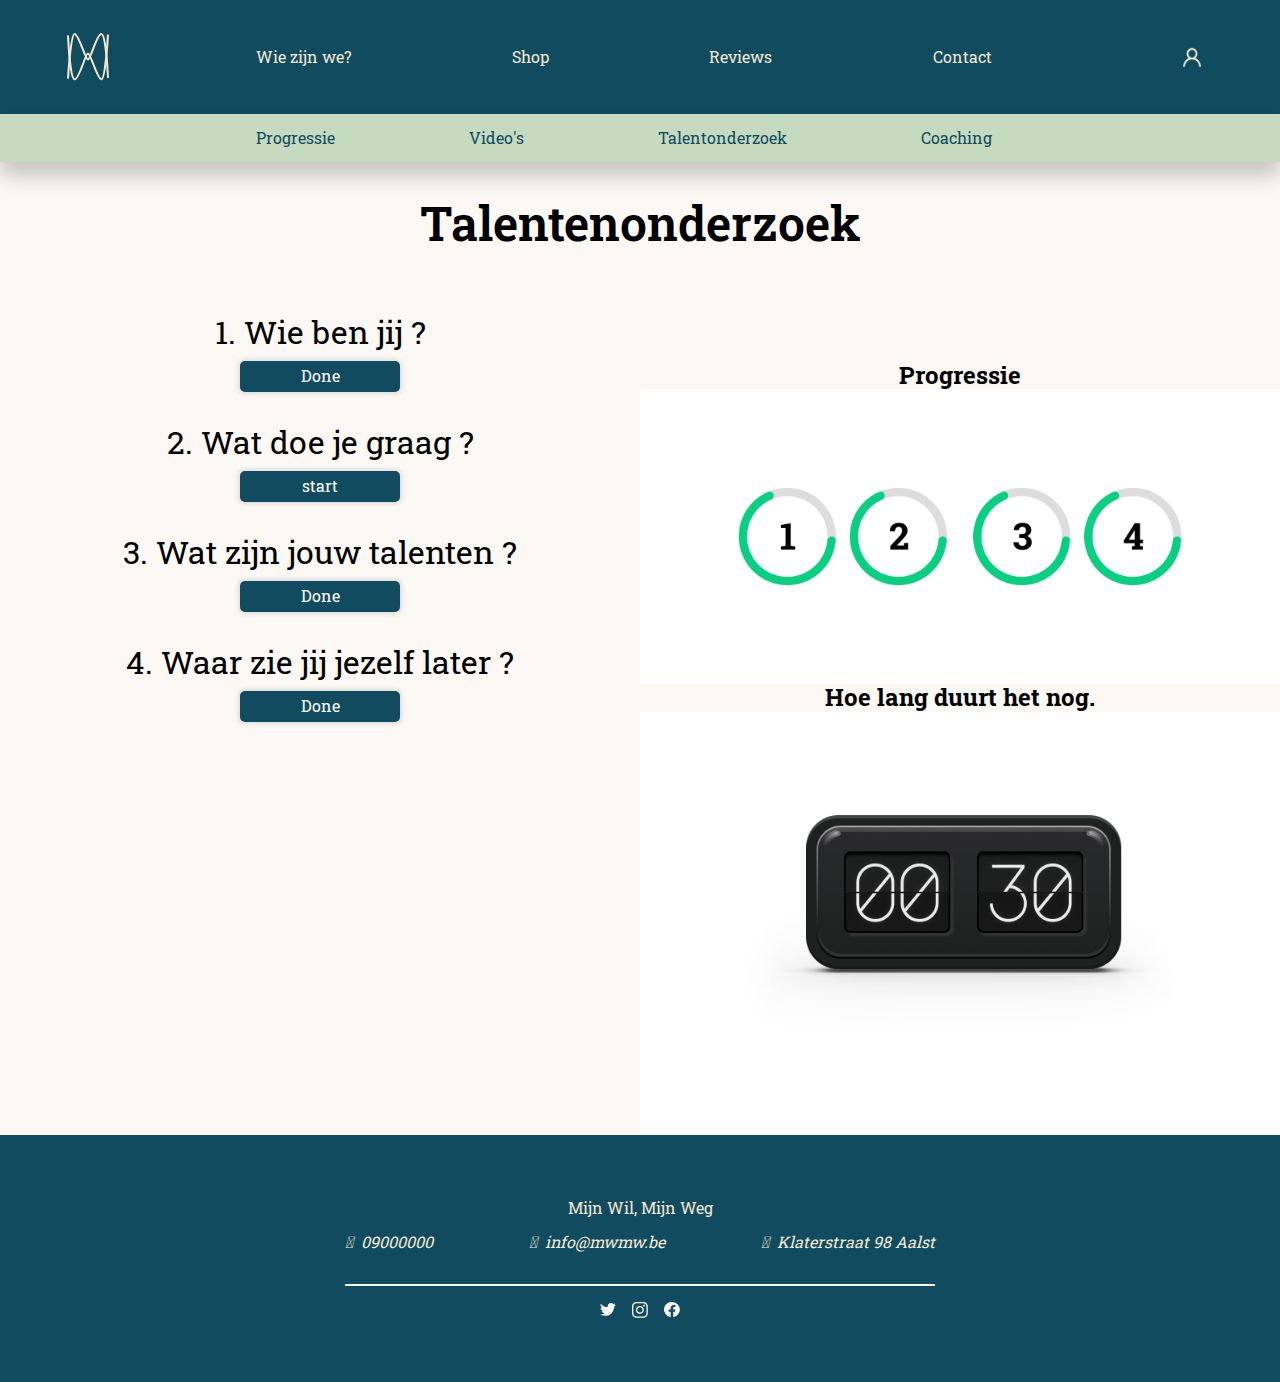
<file: talentonderzoek/index.html>
<!DOCTYPE html>
<html lang="en">
<head>
    <meta charset="UTF-8">
    <meta http-equiv="X-UA-Compatible" content="IE=edge">
    <meta name="viewport" content="width=device-width, initial-scale=1.0">
    <link href="../css/reset.css" rel="stylesheet">
    <link rel="stylesheet" href="https://cdnjs.cloudflare.com/ajax/libs/font-awesome/6.1.1/css/all.min.css" integrity="sha512-KfkfwYDsLkIlwQp6LFnl8zNdLGxu9YAA1QvwINks4PhcElQSvqcyVLLD9aMhXd13uQjoXtEKNosOWaZqXgel0g==" crossorigin="anonymous" referrerpolicy="no-referrer" />
    <link href="../css/common.css" rel="stylesheet">
    <link href="/talentonderzoek/css/style.css" rel="stylesheet">
    <script src="../main.js" defer></script>
    <title>Talentenonderzoek</title>
    <!-- Loïc Roelandts-->
</head>
<body>
<div class="container">
    <header>
        <div class="content">
            <div class="logo-box">
                <h1 class="ir logo"><a href="/index.html" title ="MWMW">Mijn wil, mijn weg</a></h1>
            </div>
            <button aria-expanded="false" class="hamburger" id="menu">
                <span aria-hidden="true" class="icon">
                    <span></span><span></span><span></span>
                </span>
            </button>
            <nav>
                <ul>
                    <li><a href="/#wiezijnwij">Wie zijn we?</a></li>
                    <li><a href="/shop/index.html">Shop</a></li>
                    <li><a href="/reviews/index.html">Reviews</a></li>
                    <li><a href="/contact/index.html">Contact</a></li>
                </ul>
            </nav>
            <div class="login">
                <a href="#" class="loginBtn"><img src="assets/Login.png" alt=""></a>
            </div>
        </div>
        <div class="content secondheader">
            <div class="logo-box">
                
            </div>
            <nav class="secondnav">
                <ul>
                    <li><a href="/user/">Progressie</a></li>
                    <li><a href="/videos/">Video's</a></li>
                    <li><a class="active" href="/talentonderzoek/">Talentonderzoek</a></li>
                    <li><a href="/coaching/">Coaching</a></li>
                </ul>
            </nav>
            <div class="login">
                <a href="#" class="loginBtn"><img src="../assets/Login.png" alt="LoginLogo"></a>
            </div>
        </div>
    </header>
    <main>
        <h1>Talentenonderzoek</h1>
        <div class="flex">
            <div class="links">
                <p>1. Wie ben jij ?</p> <button>Done</button>
                <p>2. Wat doe je graag ?</p> <button><a  href="/vragenWDJG/index.html">start</a></button>
                <p>3. Wat zijn jouw talenten ?</p> <button>Done</button>
                <p>4. Waar zie jij jezelf later ?</p> <button>Done</button>
            </div>

            <span></span>

            <div class="rechts">
                <h2>Progressie</h2>
                <img class="ik" src="assets/progressie.png" alt="progressie">
                <h2>Hoe lang duurt het nog.</h2>
                <img src="assets/timer.png" alt="timer">
            </div>
        </div>

    </main>
    <footer class="footer-box">
        <p>Mijn Wil, Mijn Weg</p>
        <address>
            <ul>
                <li><a href="tel:/">09000000</a></li>
                <li><a href="mailto:info@mwmw.be">info@mwmw.be</a></li>
                <li>Klaterstraat 98 Aalst</li>
            </ul>
        </address>
        <div class="social-box">
            <img class="social-icon" src="/assets/twitter_icon.svg" alt="Logo Twitter">
            <img class="social-icon" src="/assets/instagram_icon.svg" alt="Logo instagram">
            <img class="social-icon" src="/assets/facebook_icon.svg" alt="Logo Facebook">
        </div>
    </footer>
</div>
</body>
</html>
</file>
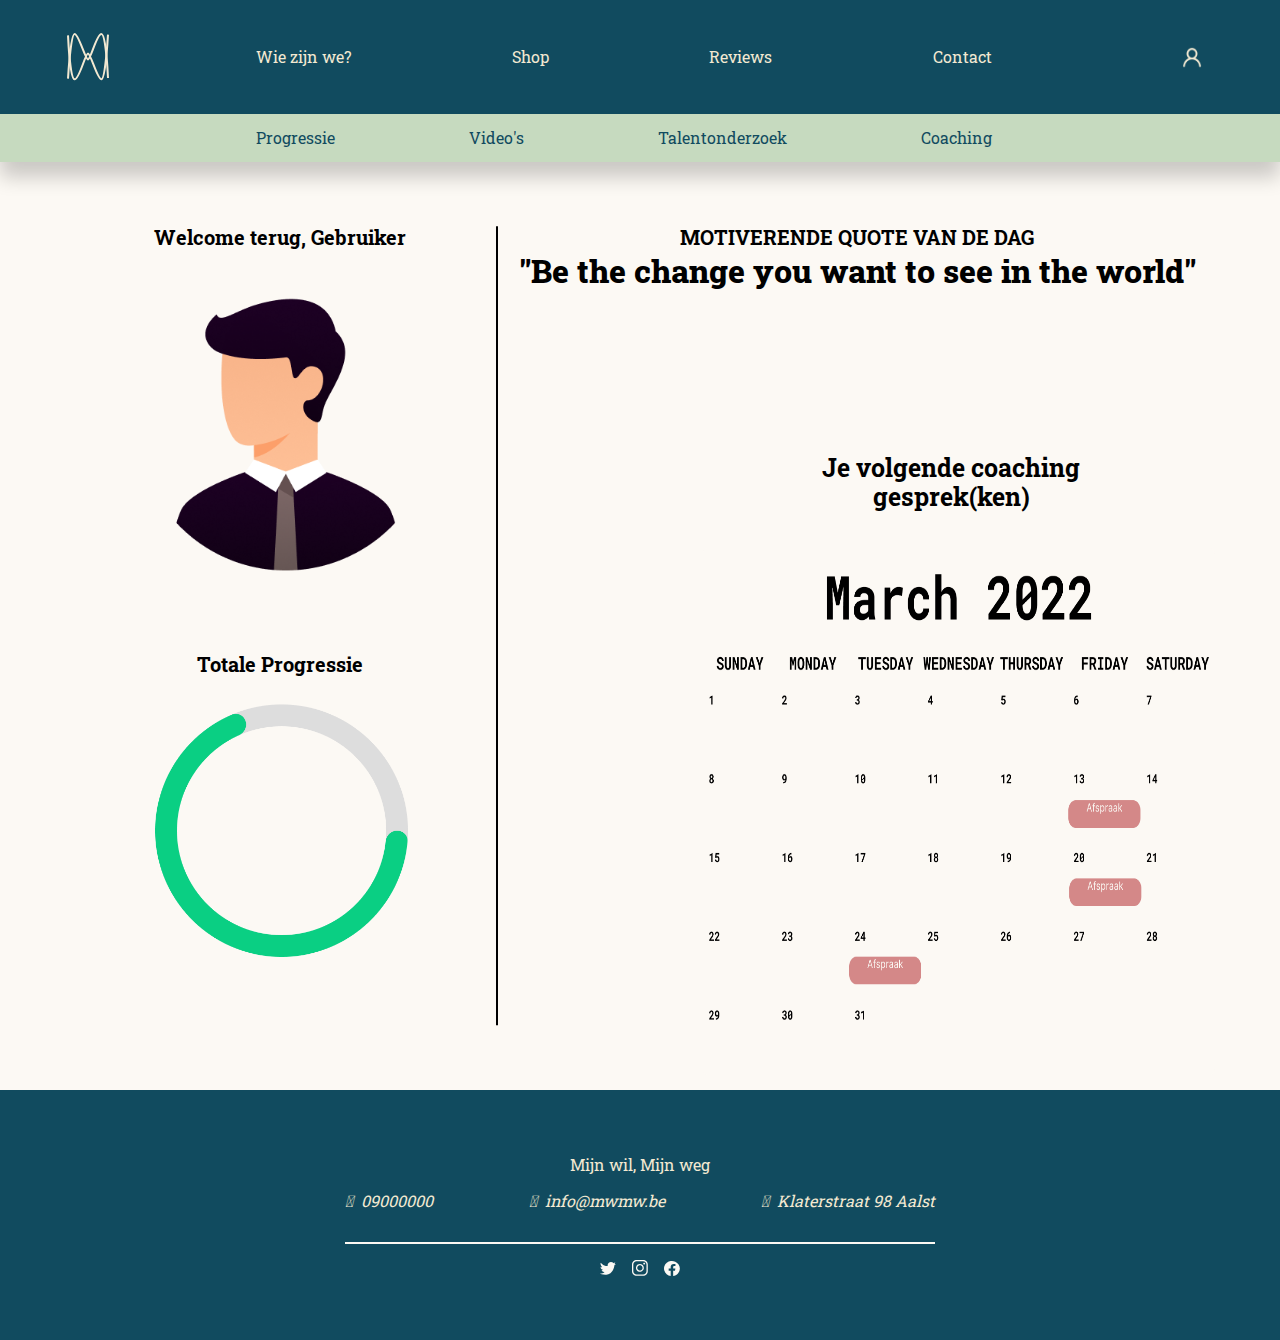
<file: user/index.html>
<!DOCTYPE html>
<html lang="en">
<head>
    <meta charset="UTF-8">
    <meta http-equiv="X-UA-Compatible" content="IE=edge">
    <meta name="viewport" content="width=device-width, initial-scale=1.0">
    <link href="/css/reset.css" rel="stylesheet">
    <link rel="stylesheet" href="https://cdnjs.cloudflare.com/ajax/libs/font-awesome/6.1.1/css/all.min.css" integrity="sha512-KfkfwYDsLkIlwQp6LFnl8zNdLGxu9YAA1QvwINks4PhcElQSvqcyVLLD9aMhXd13uQjoXtEKNosOWaZqXgel0g==" crossorigin="anonymous" referrerpolicy="no-referrer" />
    <link href="/css/common.css" rel="stylesheet">
    <link rel="stylesheet" href="/css/homepage.css">
    <link rel="stylesheet" href="/user/css/user.css">
    <script src="/main.js"  defer ></script>
    <title>Ingelogd - Home</title>
    <!-- Izzet Poyraz-->
</head>
<body>
    
<div class="container">
    <header>
        <div class="content">
            <div class="logo-box">
                <h1 class="ir logo"><a href="/index.html" title ="MWMW">Mijn wil, mijn weg</a></h1>
            </div>
            <button aria-expanded="false" class="hamburger" id="menu">
                <span aria-hidden="true" class="icon">
                    <span></span><span></span><span></span>
                </span>
            </button>
            <nav>
                <ul>
                    <li><a class="active" href="/#wiezijnwe">Wie zijn we?</a></li>
                    <li><a href="/shop/index.html">Shop</a></li>
                    <li><a href="/reviews/index.html">Reviews</a></li>
                    <li><a href="/contact/index.html">Contact</a></li>
                </ul>
            </nav>
            <div class="login">
               <a class="loginBtn" href="#" id="open"><img src="/assets/Login.png" alt="LoginLogo"></a>
            </div>
        </div>
        <div class="content secondheader">
            <div class="logo-box">
                
            </div>
            <nav class="secondnav">
                <ul>
                    <li><a class="active" href="/user/">Progressie</a></li>
                    <li><a href="/videos/">Video's</a></li>
                    <li><a href="/talentonderzoek/">Talentonderzoek</a></li>
                    <li><a href="/coaching/">Coaching</a></li>
                </ul>
            </nav>
            <div class="login">
                <a href="#" class="loginBtn"><img src="../assets/Login.png" alt="LoginLogo"></a>
            </div>
        </div>
    </header>
    <main>
        
        <section class="user-main">
            <div class="user-main-links">
                <div class="vector">
                    <h2>Welcome terug, Gebruiker</h2>
                </div>
                <div class="vector-img">
                    <img src="/assets/user-vector2.png" alt="Profielforo user" >
                </div>
                <div class="vector">
                    <h2>Totale Progressie</h2>
                </div>
                <div class="vector-img">
                    <img src="/assets/user-bar2.png" alt="Progressiebar user" >
                </div>
                
            </div>
            <span class="lijn"></span>
            <div class="user-main-rechts">
                <div class="quote">
                    <h2>MOTIVERENDE QUOTE VAN DE DAG</h2>
                    <p>"Be the change you want to see in the world"</p>
                </div>
                <div class="kalender">
                    <h3>Je volgende coaching gesprek(ken)</h3>
                    <div class="kalanderimg">
                        <img src="/assets/kalender2.png" alt="" height="700" width="800">
                    </div>
                </div>
            </div>
        </section>

        <section class="container-popup" id="container-popup">
            <div class="popup">
                <a class="sluiten" id="sluiten" href="#">X</a>
                <h3>Mijn weg, Mijn wil</h3>
                <div class="popup-main"> 
                    <div class="popup-register">
                        <h2>Register</h2>
                        <div></div>
                        <form action="#" class="register">
                            <div class="user">
                                <div class="name">
                                    <label for="name">Voornaam: </label>
                                    <input type="text" name="voornaam" id="voornaam" size="9" required>
                                </div>
                                <div class="lastname">
                                    <label for="name">Naam: </label>
                                    <input type="text" name="name" id="name" size="9" required>
                                </div>
                            </div>
                            <div class="email">
                                <label for="name">E-mail: </label>
                                <input type="text" name="email" id="email" required>
                            </div>
                            <div class="code">
                                <label for="name">Code van uw box: </label>
                                <input type="text" name="code" id="code" required>
                            </div>    
                            <div class="tel">
                                <label for="name">Telefoonnummer: </label>
                                <input type="text" name="tel" id="tel" required>
                            </div>    
                            <div class="pass">
                                <label for="name">Wachtwoord: </label>
                                <input type="password" name="pass" id="pass" required>
                            </div>    
                            <div class="pass-repeat">
                                <label for="name">Bevestig wachtwoord: </label>
                                <input type="password" name="pass-repeat" id="pass-repeat" required>
                            </div>  
                        </form>  
                        <a class="popupBtn" href="#">registreren</a>     
                    </div>
                        
                    <span class="lijn"></span>
                    <div class="popup-login">
                        <h2>Login</h2>
                            <form action="#">
                                <div class="email">
                                    <label for="name">E-mail: </label>
                                    <input type="text" name="email2" id="email2" required>
                                </div>
                                <div class="pass">
                                    <label for="name">Wachtwoord: </label>
                                    <input type="password" name="pass2" id="pass2" required>
                                </div>
                            </form>
                        <a class="popupBtn" href="/user/index.html">Log in</a>
                        <div class="loginFoto">
                            <img class="popupFoto" src="/assets/LoginFoto.png" alt="Logo laptop">
                        </div>
                    </div>
                </div>
                
            </div>
            
        </section>
    </main>
    <footer class="footer-box">
        <p>Mijn wil, Mijn weg</p>
        <address>
            <ul>
                <li><a href="tel:/">09000000</a></li>
                <li><a href="mailto:info@mwmw.be">info@mwmw.be</a></li>
                <li>Klaterstraat 98 Aalst</li>
            </ul>
        </address>
        <div class="social-box">
            <img class="social-icon" src="/assets/twitter_icon.svg" alt="Logo Twitter">
            <img class="social-icon" src="/assets/instagram_icon.svg" alt="Logo instagram">
            <img class="social-icon" src="/assets/facebook_icon.svg" alt="Logo Facebook">
        </div>
    </footer>
    
</div>
</body>
</html>
</file>
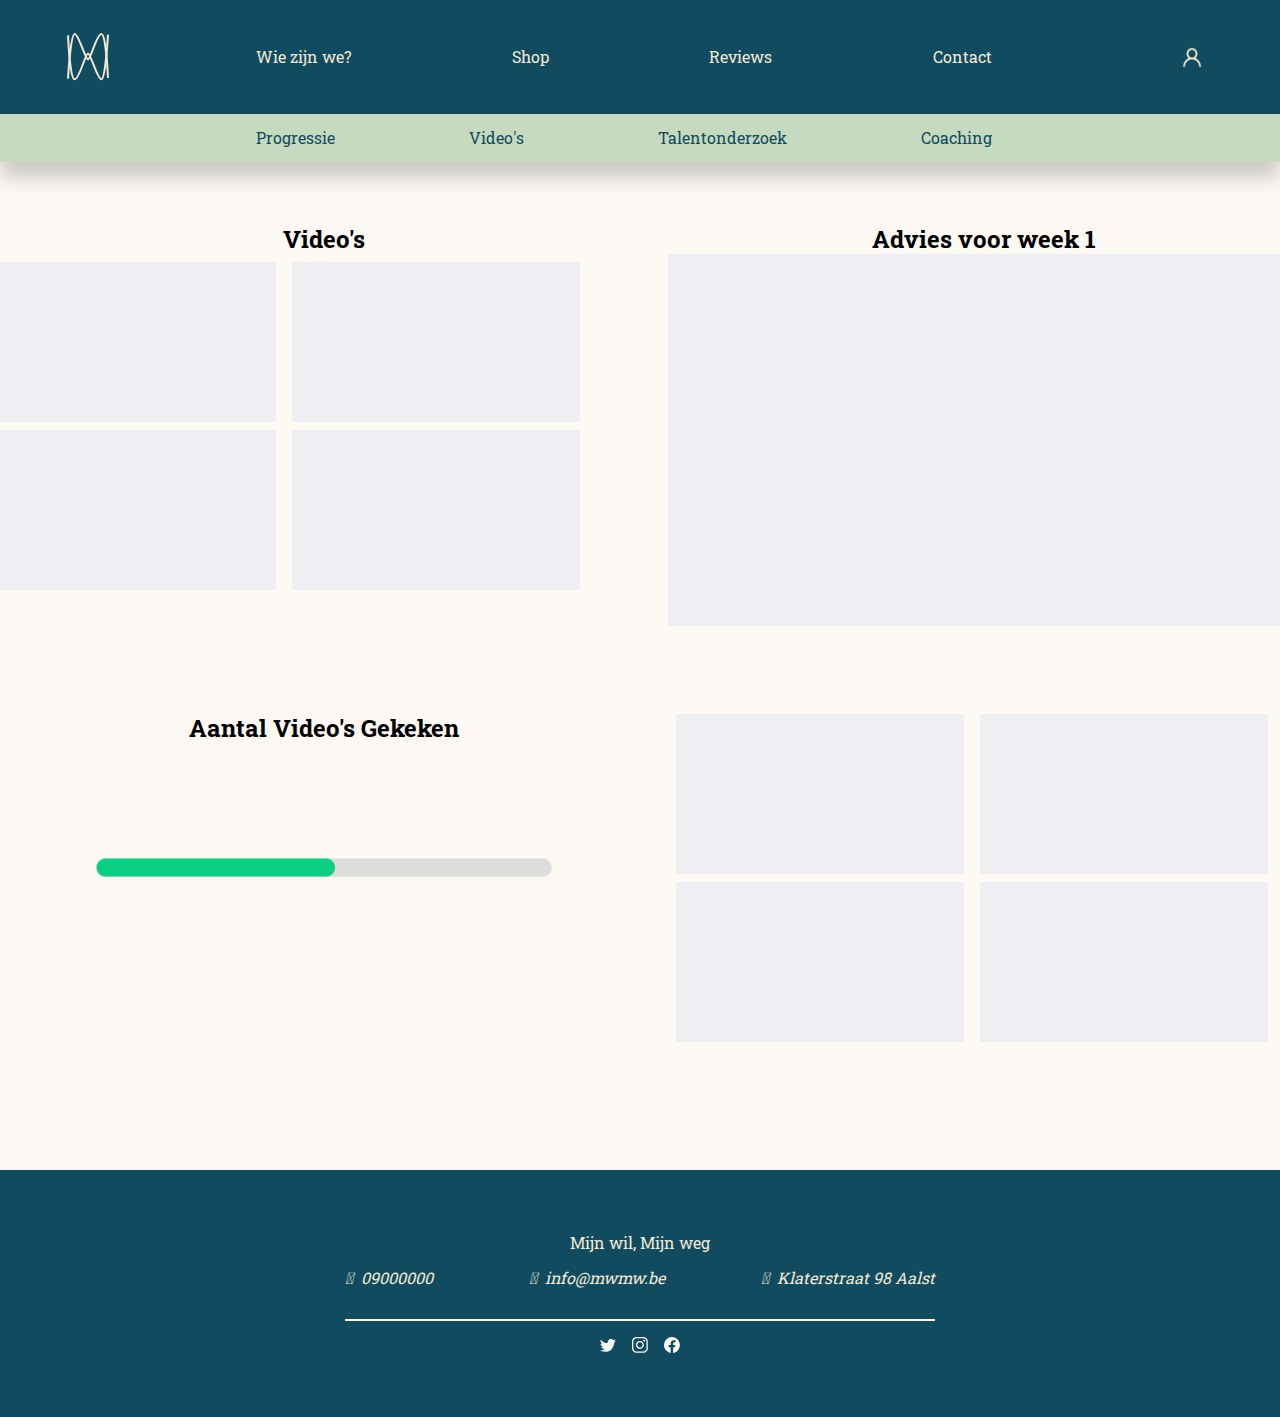
<file: videos/index.html>
<!DOCTYPE html>
<html lang="en">
<head>
    <script src="/main.js" defer></script>
    <meta charset="UTF-8">
    <meta http-equiv="X-UA-Compatible" content="IE=edge">
    <meta name="viewport" content="width=device-width, initial-scale=1.0">
    <link href="/css/reset.css" rel="stylesheet">
    <link rel="stylesheet" href="https://cdnjs.cloudflare.com/ajax/libs/font-awesome/6.1.1/css/all.min.css" integrity="sha512-KfkfwYDsLkIlwQp6LFnl8zNdLGxu9YAA1QvwINks4PhcElQSvqcyVLLD9aMhXd13uQjoXtEKNosOWaZqXgel0g==" crossorigin="anonymous" referrerpolicy="no-referrer" />
    <link href="/css/common.css" rel="stylesheet">
    <link rel="stylesheet" href="../videos/css/videos.css">
    <title>Mijn weg, mijn wil</title>
</head>
<body>
<div class="container">
 

    <header>
        <div class="content">
            <div class="logo-box">
                <h1 class="ir logo"><a href="/index.html" title ="MWMW">Mijn wil, mijn weg</a></h1>
            </div>
            <button aria-expanded="false" class="hamburger" id="menu">
                <span aria-hidden="true" class="icon">
                    <span></span><span></span><span></span>
                </span>
            </button>
            <nav>
                <ul>
                    <li><a href="/#wiezijnwe">Wie zijn we?</a></li>
                    <li><a href="/shop/">Shop</a></li>
                    <li><a href="/reviews/">Reviews</a></li>
                    <li><a href="/contact/">Contact</a></li>
                </ul>
            </nav>
            <div class="login">
                <a href="#" class="loginBtn" id="open"><img src="../assets/Login.png" alt="LoginLogo"></a>
            </div>
        </div>
        <div class="content secondheader">
            <div class="logo-box">
                
            </div>
            <nav class="secondnav">
                <ul>
                    <li><a href="/user/">Progressie</a></li>
                    <li><a class="active" href="/videos/">Video's</a></li>
                    <li><a href="/talentonderzoek/">Talentonderzoek</a></li>
                    <li><a href="/coaching/">Coaching</a></li>
                </ul>
            </nav>
            <div class="login">
                <a href="#" class="loginBtn"><img src="../assets/Login.png" alt="LoginLogo"></a>
            </div>
        </div>
    </header>
    <main>
         <!--Enes Kahya-->
      <section id="videos">

        <div id="links">
          <h2>Video's</h2>
        <div id="first">
            
            <div class="boven">
                <div class="vid"></div>
                <div class="vid"></div>

            </div>
            <div class="beneden">
                <div class="vid"></div>
                <div class="vid"></div>
            </div>
            

        </div>

        <div id="second">
            <h2>Aantal Video's Gekeken</h2>
            <img id="progress" src="/videos/assets/progresslijn.png" alt="afbeelding van een progressbar">
        </div>

    </div>

    <div class="rechts">
        <div id="third">
            <h2>Advies voor week 1</h2>
            <div id="grootvid"></div>

        </div>

        <div id="fourth">
            <div class="boven">
                <div class="vid"></div>
                <div class="vid"></div>

            </div>
            <div class="beneden">
                <div class="vid"></div>
                <div class="vid"></div>
            </div>
        </div>
</div>
      </section>
    </main>
    <footer class="footer-box">
        <p>Mijn wil, Mijn weg</p>
        <address>
            <ul>
                <li><a href="tel:/">09000000</a></li>
                <li><a href="mailto:info@mwmw.be">info@mwmw.be</a></li>
                <li>Klaterstraat 98 Aalst</li>
            </ul>
        </address>
        <div class="social-box">
            <img class="social-icon" src="/assets/twitter_icon.svg" alt="Logo Twitter">
            <img class="social-icon" src="/assets/instagram_icon.svg" alt="Logo instagram">
            <img class="social-icon" src="/assets/facebook_icon.svg" alt="Logo Facebook">
        </div>
</footer>
    
</div>
</body>
</html>
</file>
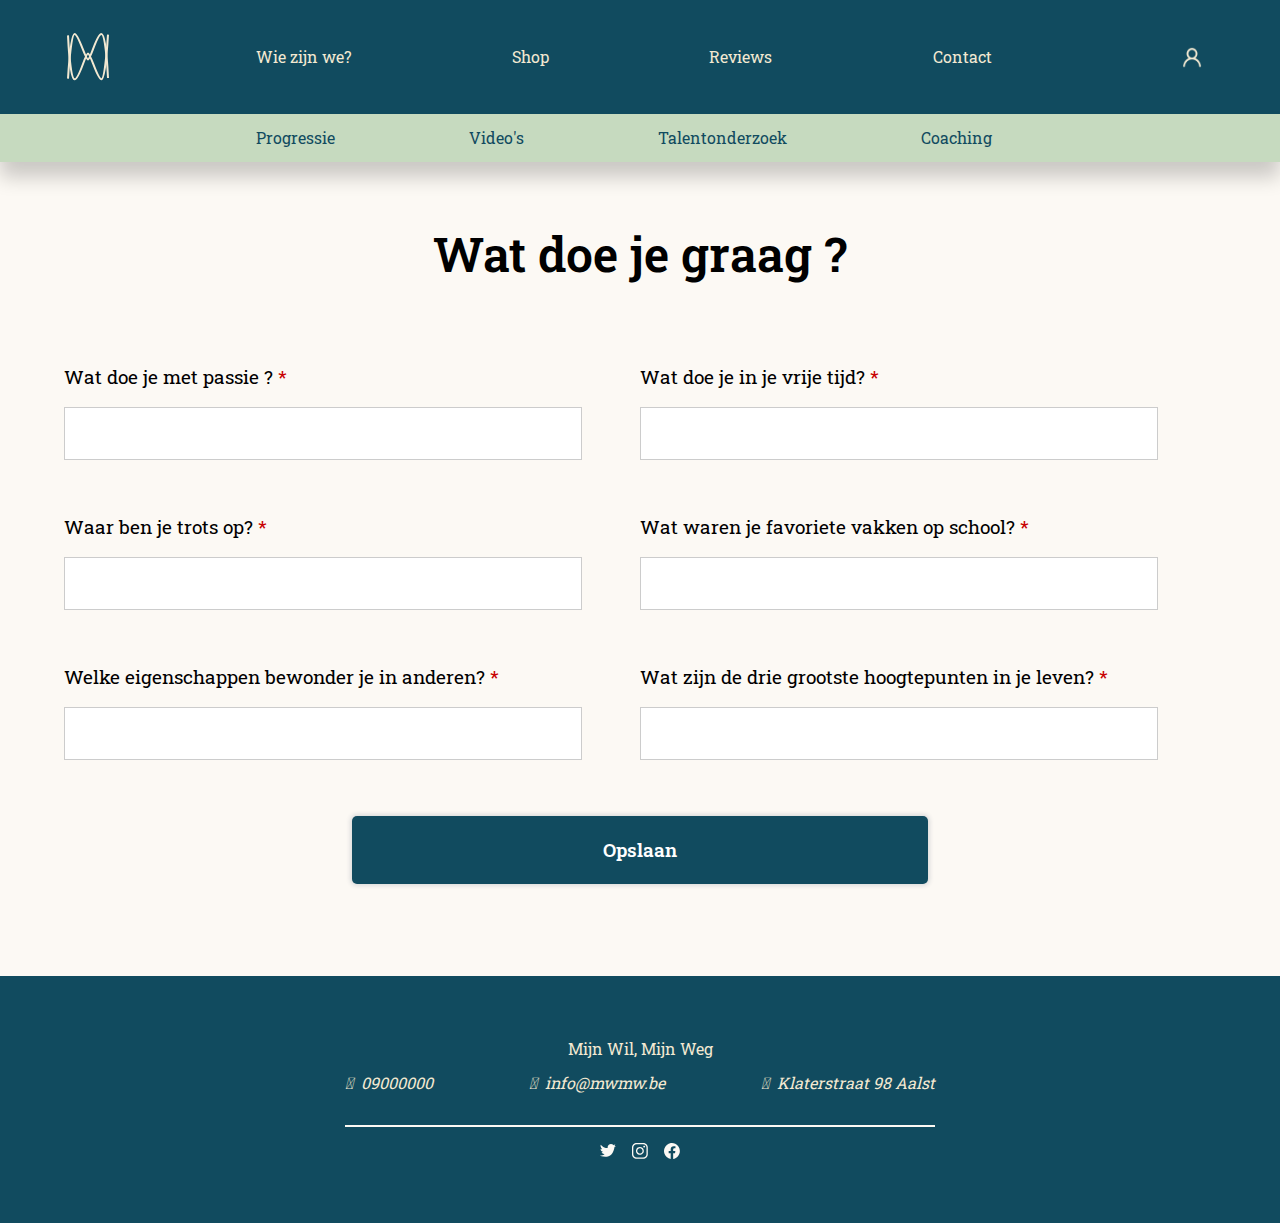
<file: vragenWDJG/index.html>
<!DOCTYPE html>
<html lang="en">
<head>
    <meta charset="UTF-8">
    <meta http-equiv="X-UA-Compatible" content="IE=edge">
    <meta name="viewport" content="width=device-width, initial-scale=1.0">
    <link href="/css/reset.css" rel="stylesheet">
    <link rel="stylesheet" href="https://cdnjs.cloudflare.com/ajax/libs/font-awesome/6.1.1/css/all.min.css" integrity="sha512-KfkfwYDsLkIlwQp6LFnl8zNdLGxu9YAA1QvwINks4PhcElQSvqcyVLLD9aMhXd13uQjoXtEKNosOWaZqXgel0g==" crossorigin="anonymous" referrerpolicy="no-referrer" />
    <link href="/css/common.css" rel="stylesheet">
    <link href="/vragenWDJG/css/style.css" rel="stylesheet">
    <script src="/main.js" defer></script>
    <title>Vragen</title>
    <!-- Loïc Roelandts-->
</head>
<body>
<div class="container">
    <header>
        <div class="content">
            <div class="logo-box">
                <h1 class="ir logo"><a href="/index.html" title ="MWMW">Mijn wil, mijn weg</a></h1>
            </div>
            <button aria-expanded="false" class="hamburger" id="menu">
                <span aria-hidden="true" class="icon">
                    <span></span><span></span><span></span>
                </span>
            </button>
            <nav>
                <ul>
                    <li><a href="/#wiezijnwe">Wie zijn we?</a></li>
                    <li><a href="/shop/index.html">Shop</a></li>
                    <li><a href="/reviews/index.html">Reviews</a></li>
                    <li><a href="/contact/index.html">Contact</a></li>
                </ul>
            </nav>
            <div class="login">
                <a href="#" class="loginBtn"><img src="assets/Login.png" alt=""></a>
            </div>
        </div>
        <div class="content secondheader">
            <div class="logo-box">
                
            </div>
            <nav class="secondnav">
                <ul>
                    <li><a href="/user/">Progressie</a></li>
                    <li><a href="/videos/">Video's</a></li>
                    <li><a class="active" href="/talentonderzoek/">Talentonderzoek</a></li>
                    <li><a href="/coaching/">Coaching</a></li>
                </ul>
            </nav>
            <div class="login">
                <a href="#" class="loginBtn"><img src="../assets/Login.png" alt="LoginLogo"></a>
            </div>
        </div>
    </header>
    <main>
            <section class="vragen">
                <form action="#">
                    <h2>Wat doe je graag ?</h2>
                    <div class="flex">
                        <div class="left">
                            <label for="vraag1">Wat doe je met passie ?
                            <abbr title="Dit is een verplicth in te vullen veld" class="required">*</abbr></label>
                            <input type="text" name="vraag" id="vraag1" tabindex="0" required>
                        </div>
        
                        <div class="left">
                            <label for="vraag2">Wat doe je in je vrije tijd?
                            <abbr title="Dit is een verplicth in te vullen veld" class="required">*</abbr></label>
                            <input type="text" name="vraag" id="vraag2" tabindex="0" required>
                        </div>
                    </div>
                    <div class="flex">
                        <div class="left">
                            <label for="vraag3">Waar ben je trots op?
                            <abbr title="Dit is een verplicth in te vullen veld" class="required">*</abbr></label>
                            <input type="text" name="vraag" id="vraag3" tabindex="0" required>
                        </div>
                    
                        <div class="right">
                            <label for="vraag4">Wat waren je favoriete vakken op school?
                            <abbr title="Dit is een verplicth in te vullen veld" class="required">*</abbr></label>
                            <input type="text" name="vraag" id="vraag4" tabindex="0" required>
                        </div>
                    </div>
                    <div class="flex">
                        <div class="right">
                            <label for="vraag5">Welke eigenschappen bewonder je in anderen?
                            <abbr title="Dit is een verplicth in te vullen veld" class="required">*</abbr></label>
                            <input type="text" name="vraag" id="vraag5" tabindex="0" required>
                        </div>

                        <div class="right">
                            <label for="vraag6">Wat zijn de drie grootste hoogtepunten in je leven?
                            <abbr title="Dit is een verplicth in te vullen veld" class="required">*</abbr></label>
                            <input type="text" name="vraag" id="vraag6" tabindex="0" required>
                        </div>
                    </div>
        
                    <div class="opslaan">
                        <button type="submit">Opslaan</button>
                    </div>
                </form>
            </section>
    </main>
    <footer class="footer-box">
        <p>Mijn Wil, Mijn Weg</p>
        <address>
            <ul>
                <li><a href="tel:/">09000000</a></li>
                <li><a href="mailto:info@mwmw.be">info@mwmw.be</a></li>
                <li>Klaterstraat 98 Aalst</li>
            </ul>
        </address>
        <div class="social-box">
            <img class="social-icon" src="/assets/twitter_icon.svg" alt="Logo Twitter">
            <img class="social-icon" src="/assets/instagram_icon.svg" alt="Logo instagram">
            <img class="social-icon" src="/assets/facebook_icon.svg" alt="Logo Facebook">
        </div>
    </footer>
</div>
</body>
</html>
</file>
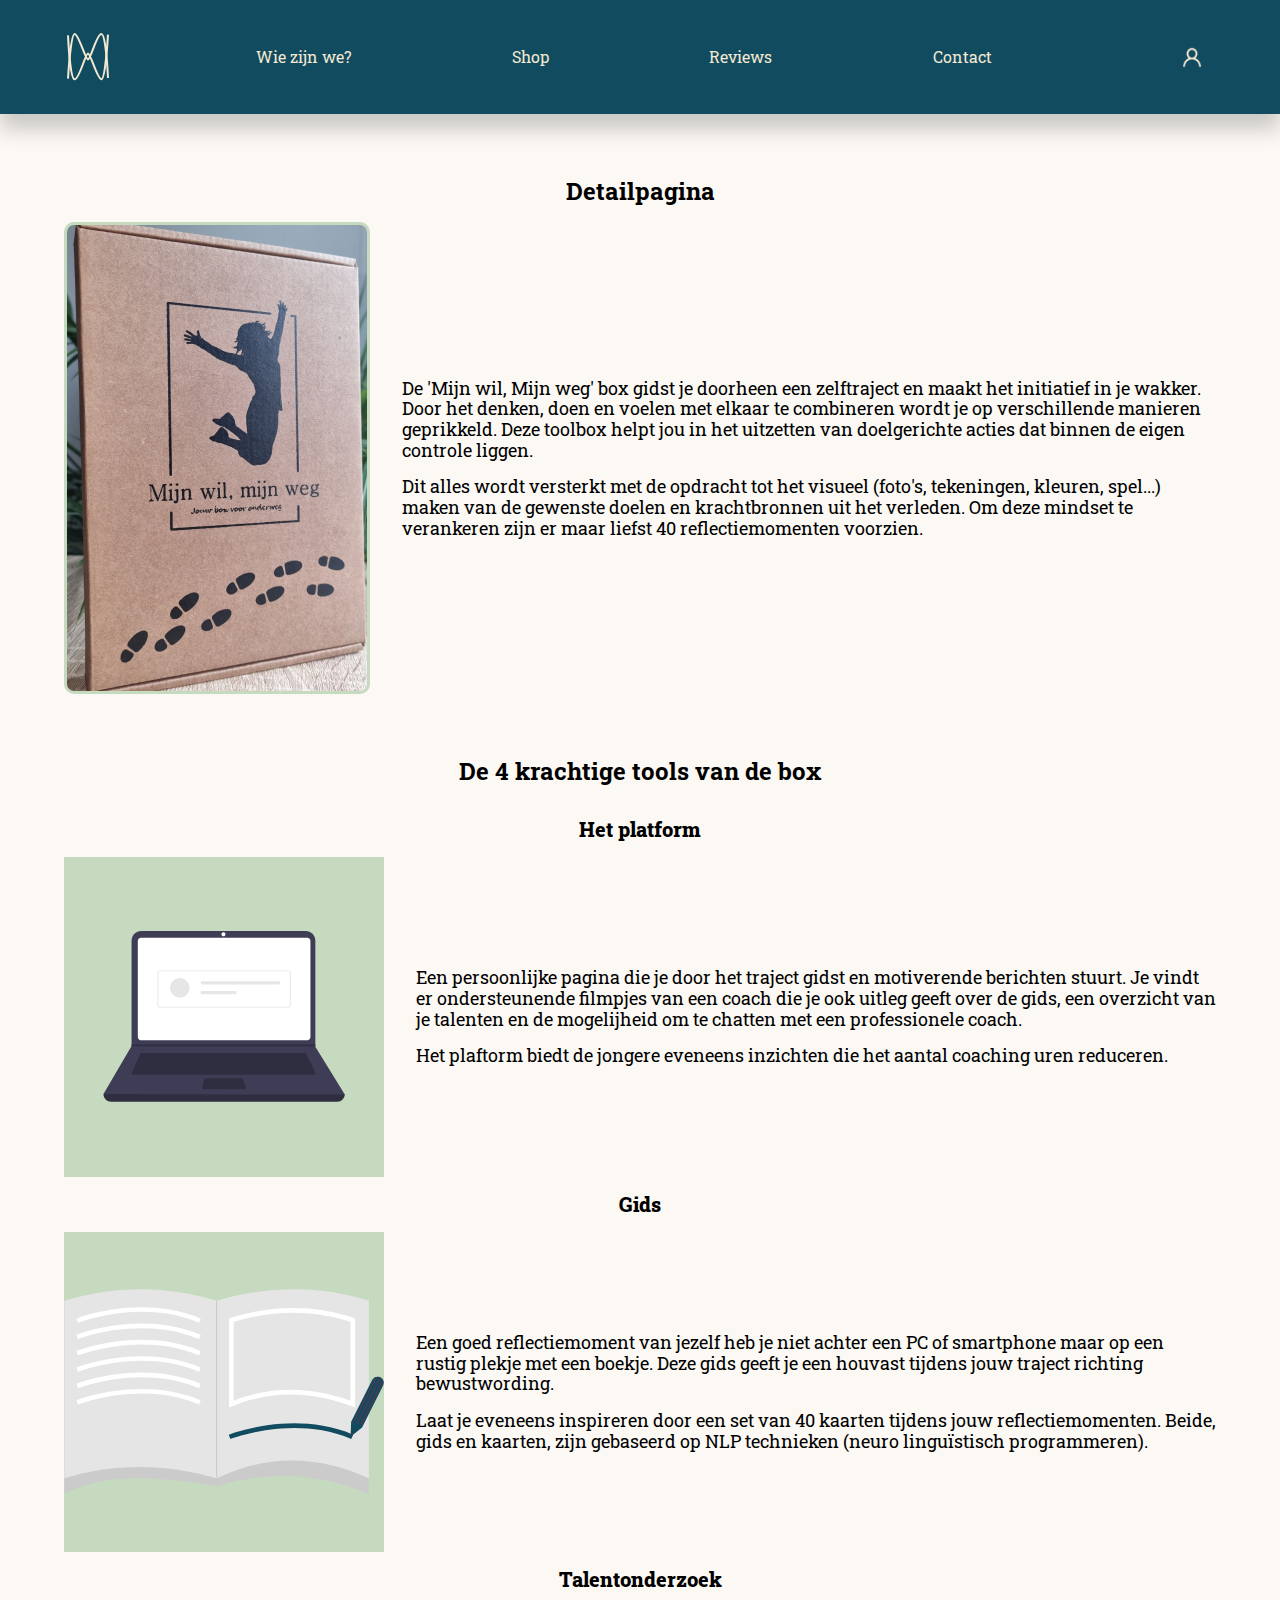
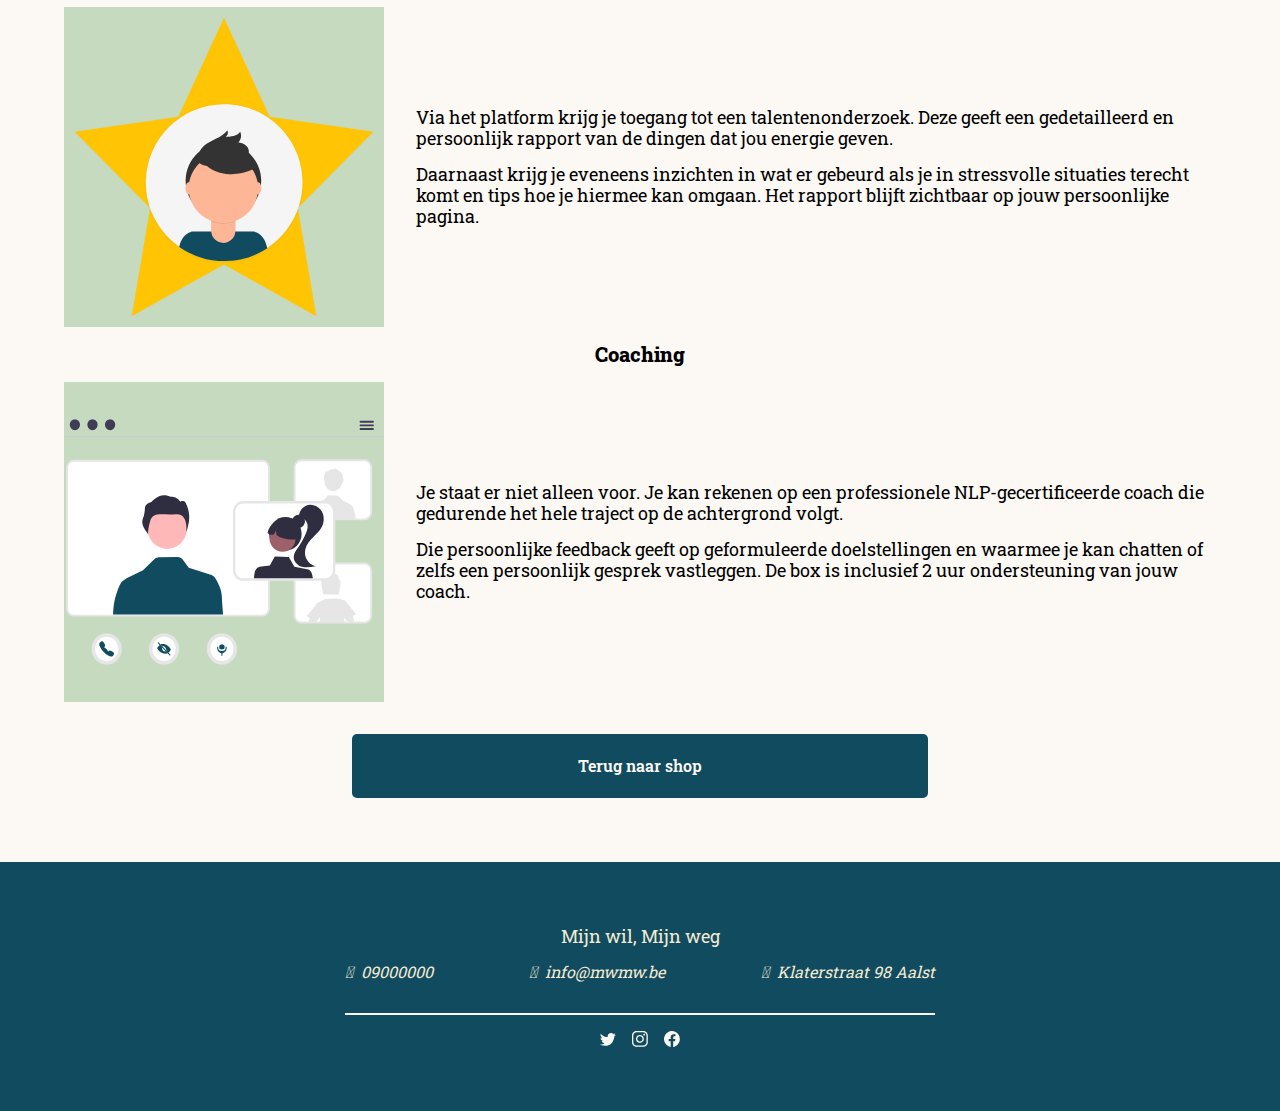
<file: shop/detailpagina/index.html>
<!DOCTYPE html>
<html lang="nl">
<head>
    <meta charset="UTF-8">
    <meta http-equiv="X-UA-Compatible" content="IE=edge">
    <meta name="viewport" content="width=device-width, initial-scale=1.0">
    <link href="/css/reset.css" rel="stylesheet">
    <link rel="stylesheet" href="https://cdnjs.cloudflare.com/ajax/libs/font-awesome/6.1.1/css/all.min.css" integrity="sha512-KfkfwYDsLkIlwQp6LFnl8zNdLGxu9YAA1QvwINks4PhcElQSvqcyVLLD9aMhXd13uQjoXtEKNosOWaZqXgel0g==" crossorigin="anonymous" referrerpolicy="no-referrer" />
    <link href="/css/common.css" rel="stylesheet">
    <link rel="stylesheet" href="./css/detail.css">
    <script src="/main.js" defer></script>
    <title>Detailpagina</title>
    <!-- Isaak De Coninck-->
</head>
<body>
<div class="container">
    <header>
        <div class="content">
            <div class="logo-box">
                <h1 class="ir logo"><a href="/" title ="MWMW">Mijn wil, mijn weg</a></h1>
            </div>
            <button aria-expanded="false" class="hamburger" id="menu">
                <span aria-hidden="true" class="icon">
                    <span></span><span></span><span></span>
                </span>
            </button>
            <nav>
                <ul>
                    <li><a href="/#wiezijnwe">Wie zijn we?</a></li>
                    <li><a class="active" href="/shop/">Shop</a></li>
                    <li><a href="/reviews/">Reviews</a></li>
                    <li><a href="/contact/">Contact</a></li>
                </ul>
            </nav>
            <div class="login">
                <a href="#" class="loginBtn" id="open"><img src="/assets/Login.png" alt="LoginLogo"></a>
            </div>
        </div>
    </header>
    <main>
        <section>
            <h2>Detailpagina</h2>
            <div class="detail-showcase">
                <img src="../assets/shop.png" alt="Mijn weg, mijn wil box">
                <div>
                    <p>De 'Mijn wil, Mijn weg' box gidst je doorheen een zelftraject en maakt het initiatief in je wakker. Door het denken, doen en voelen met elkaar te combineren wordt je op verschillende manieren geprikkeld. Deze toolbox helpt jou in het uitzetten van doelgerichte acties dat binnen de eigen controle liggen.</p>
                    <p> Dit alles wordt versterkt met de opdracht tot het visueel (foto's, tekeningen, kleuren, spel...) maken van de gewenste doelen en krachtbronnen uit het verleden. Om deze mindset te verankeren zijn er maar liefst 40 reflectiemomenten voorzien.</p>
                </div>
            </div>
        </section>

        <section class="detail-tools">
            <h2>De 4 krachtige tools van de box</h2>
            <div class="tools">
                <p class="tool-title">Het platform</p>
                <div class="tool-box">
                    <div class="tools-showcase">
                        <img src="/assets/undraw_secure_login_pdn4.svg" alt="logo platform">
                    </div>
                    <div>
                        <p>Een persoonlijke pagina die je door het traject gidst en motiverende berichten stuurt. Je vindt er ondersteunende filmpjes van een coach die je ook uitleg geeft over de gids, een overzicht van je talenten en de mogelijheid om te chatten met een professionele coach.</p>
                        <p>Het plaftorm biedt de jongere eveneens inzichten die het aantal coaching uren reduceren.</p>
                    </div>
                </div>
                <p class="tool-title">Gids</p>
                <div class="tool-box">
                    <div class="tools-showcase">
                        <img src="/assets/undraw_notebook_re_id0r.svg" alt="logo gids">
                    </div>
                    <div>
                        <p>Een goed reflectiemoment van jezelf heb je niet achter een PC of smartphone maar op een rustig plekje met een boekje. Deze gids geeft je een houvast tijdens jouw traject richting bewustwording.</p>
                        <p>Laat je eveneens inspireren door een set van 40 kaarten tijdens jouw reflectiemomenten. Beide, gids en kaarten, zijn gebaseerd op NLP technieken (neuro linguïstisch programmeren).</p>
                    </div>
                </div>
                <p class="tool-title">Talentonderzoek</p>
                <div class="tool-box">
                    <div class="tools-showcase">
                        <img src="/assets/star-profile.svg" alt="logo talentenonderzoek">
                    </div>
                    <div>
                        <p>Via het platform krijg je toegang tot een talentenonderzoek. Deze geeft een gedetailleerd en persoonlijk rapport van de dingen dat jou energie geven.</p>
                        <p>Daarnaast krijg je eveneens inzichten in wat er gebeurd als je in stressvolle situaties terecht komt en tips hoe je hiermee kan omgaan. Het rapport blijft zichtbaar op jouw persoonlijke pagina.</p>
                    </div>
                </div>
                <p class="tool-title">Coaching</p>
                <div class="tool-box">
                    <div class="tools-showcase">
                        <img src="/assets/undraw_group_video_re_btu7.svg" alt="logo coaching">
                    </div>
                    <div>
                        <p>Je staat er niet alleen voor. Je kan rekenen op een professionele NLP-gecertificeerde coach die gedurende het hele traject op de achtergrond volgt.</p>
                        <p>Die persoonlijke feedback geeft op geformuleerde doelstellingen en waarmee je kan chatten of zelfs een persoonlijk gesprek vastleggen. De box is inclusief 2 uur ondersteuning van jouw coach. </p>
                    </div>
                </div>
            </div>
            <div class="detailBtn">
                <a href="../index.html">Terug naar shop</a>
            </div>
        </section>

        <section class="container-popup" id="container-popup">
            <div class="popup">
                <a class="sluiten" id="sluiten" href="#">X</a>
                <h3>Mijn weg, Mijn wil</h3>
                <div class="popup-main"> 
                    <div class="popup-register">
                        <h2>Register</h2>
                        <div></div>
                        <form action="#" class="register">
                            <div class="user">
                                <div class="name">
                                    <label for="name">Voornaam: </label>
                                    <input type="text" name="voornaam" id="voornaam" size="9" required>
                                </div>
                                <div class="lastname">
                                    <label for="name">Naam: </label>
                                    <input type="text" name="name" id="name" size="9" required>
                                </div>
                            </div>
                            <div class="email">
                                <label for="name">E-mail: </label>
                                <input type="text" name="email" id="email" required>
                            </div>
                            <div class="code">
                                <label for="name">Code van uw box: </label>
                                <input type="text" name="code" id="code" required>
                            </div>    
                            <div class="tel">
                                <label for="name">Telefoonnummer: </label>
                                <input type="text" name="tel" id="tel" required>
                            </div>    
                            <div class="pass">
                                <label for="name">Wachtwoord: </label>
                                <input type="password" name="pass" id="pass" required>
                            </div>    
                            <div class="pass-repeat">
                                <label for="name">Bevestig wachtwoord: </label>
                                <input type="password" name="pass-repeat" id="pass-repeat" required>
                            </div>  
                        </form>  
                        <a class="popupBtn" href="#">registreren</a>     
                    </div>
                        
                    <span class="lijn"></span>
                    <div class="popup-login">
                        <h2>Login</h2>
                            <form action="#">
                                <div class="email">
                                    <label for="name">E-mail: </label>
                                    <input type="text" name="email2" id="email2" required>
                                </div>
                                <div class="pass">
                                    <label for="name">Wachtwoord: </label>
                                    <input type="password" name="pass2" id="pass2" required>
                                </div>
                            </form>
                        <a class="popupBtn" href="/user/index.html">Log in</a>
                        <div class="loginFoto">
                            <img class="popupFoto" src="/assets/LoginFoto.png" alt="Logo laptop">
                        </div>
                    </div>
                </div>
            </div>
        </section>
    </main>
    <footer class="footer-box">
        <p>Mijn wil, Mijn weg</p>
        <address>
            <ul>
                <li><a href="tel:/">09000000</a></li>
                <li><a href="mailto:info@mwmw.be">info@mwmw.be</a></li>
                <li>Klaterstraat 98 Aalst</li>
            </ul>
        </address>
        <div class="social-box">
            <img class="social-icon" src="/assets/twitter_icon.svg" alt="Logo Twitter">
            <img class="social-icon" src="/assets/instagram_icon.svg" alt="Logo instagram">
            <img class="social-icon" src="/assets/facebook_icon.svg" alt="Logo Facebook">
        </div>
    </footer>
</div>
</body>
</html>
</file>
<file: css/common.css>
@import url('https://fonts.googleapis.com/css2?family=Roboto&family=Roboto+Slab:wght@300;400;600;800&display=swap');


*, ::after, ::before {
    box-sizing: border-box
}

:root {
    --bg: #FCF9F4;
    --offwhite :#F3E9D2;
    --primary: #114B5F;
    --green:#C6DABF;
    --red:#FF0000;
    --shadow-light-color: rgba(0, 0, 0, 0.2);
}

html {
    font-family: 'Roboto Slab', serif;
    background-color: var(--bg);
}

body {
    /*
    margin: 0;
    display: flex;
    justify-content: center;
    min-height: 100vh;
    */
}

section {
    padding: clamp(1rem, 8vw, 4rem);
}

.container:not(footer) {
    max-width: 120rem;
}

a {
    text-decoration: none;
}

/* HEADER */

#menu[aria-expanded=false] + nav {
    display: none;
}

div.secondheader {
    display: none;
}

#menu[aria-expanded=true] + nav {
    animation: dropdown 0.5s forwards;
    transition: all 0.3s linear;
    opacity: 0;
    display: block;
}

#menu[aria-expanded=false] + nav + .login{
    display: none;
}

.content {
    display: grid;
    grid-template: 0.1fr  0.1fr / 1fr 2fr;
    background: var(--primary);
    padding-top: 1rem;
    padding-bottom: 1rem;
    position: relative;
    box-shadow: 0px 15px 20px 0px var(--shadow-light-color);
}

header ul {
    flex-direction: column;
    flex-wrap: wrap;
    list-style: none;
    margin-right: 4rem;
}

nav {
    flex: 4 0 0;
}

nav ul {
    display: flex;
    justify-content: space-between;
    padding: 0;
    margin: 0;
}

nav li {
    padding-left: clamp(1rem, 8vw, 4rem);
    margin-bottom: 1rem;
}

nav li:first-child {
    margin-top: 3rem;
}
    
header h1.logo{
    background: transparent url(../assets/MWMW_logo.svg) no-repeat center;
    margin: 0;
    width: 3rem; 
    height: 100%;
}

header h1 a {   
    height: 100%;
    width: 100%;
    display: flex;
}

.logo-box {
    margin-left: clamp(1rem, 8vw, 4rem);
}

header li a{
    justify-content: flex-start;
    display: flex;
    color: var(--offwhite);
    text-decoration: none;
}

.hamburger {
    grid-column: 2;
    justify-self: flex-end;
    height: 2.5rem;
    margin-top: 1rem;
    margin-bottom: 1rem;
    background: none;
    border: none;
    margin-right: clamp(1rem, 8vw, 4rem);
}

.icon {
    display: flex;
    flex-direction: column;
    gap: 0.2rem;
}

.icon span{
    display: block;
    width: 20px;
    height: 2px;
    background-color: var(--bg);
}

.login {
    grid-area: 3;
    margin-left: clamp(1rem, 8vw, 4rem);
}

.loginBtn {
    order: 1;
    background: none;
    border: none;
}

.loginBtn img{
    width: 3rem; 
    height: 100%;
}

.secondnav + .login{
    visibility: hidden;
}

.secondnav{
    color: var(--primary);

}



div.content.secondheader ul li a{
    color: var(--primary);
}
/*/*POPUP*/

.container-popup{
    background-color: rgb(0, 0, 0,0.3);
    position: fixed;
    top: 0;
    left: 0;
    height: 100vh;
    width: 100vw;
    opacity: 0;
    pointer-events: none;
    display: flex;
    align-items: center;
    justify-content: center;
    transition: all 0.3s ease;
}
.container-popup.show{
    pointer-events: auto;
    opacity: 1;
}
.popup {
    background-color: var(--bg);
    padding: 25px 45px;
    width: 650px;
    max-width: 100%;
    border-radius: 5px;
    box-shadow: rgb(0, 0, 0,0.3);

}
.popup h1,h2,h3{
    text-align: center;
}
.popup h3 {
    font-size: 30px;
}
.popup h2{
    margin-bottom: 1rem;
}
.popup-main {
    display: block;
    width: 100%; 
    padding-bottom: 2rem;   

}
.popup-register {
    margin-right: 1rem;
    width: 100%;
}
.popup-register label,input{
    display:flex;
    flex-direction:column;
}
.user {
    display: flex;
}
.user div {
    flex: 1;
}
.user .name {
    margin-right:0.25rem ;
}
.popup-register{
    margin: 0 1rem 0 1rem;
}
.popup-register input,.popup-login input {
    width: 100%;
}

.register input{
   justify-content: center;
}
.popup-login {
    margin-left: 1rem;
    width: 100%;
}
.popup input{
    padding:10px;
    border-radius:10px;
    height: 2rem;
    background-color: var(--bg);
    border: 2px solid var(--primary);
    transition-duration: 0.2s;
    margin-bottom: 1rem;
}
.popup input:focus{
    background: rgb(0, 0, 0,0.04);;
}
.popupBtn {
    background-color: var(--primary);
    color: var(--bg);
    height: 2rem;
    padding: 0.35rem;
    border-radius: 3px;
    text-align: center;
    margin-top: 1rem ;
    width: 100%;
    transition-duration: 0.4s;

}
.popupBtn:hover {
    background-color: var(--bg);
    color: var(--primary);
    border: 2px solid var(--primary);
    transition: all 0.3ms ease;
}

.popupFoto {
    height:150px; 
    width:250px
}

/*FOOTER*/

footer {
    justify-content: center;
    top: 100%;
    background-color: var(--primary);
    color: var(--offwhite);
}
.footer-title {
    font-weight: 800;
    font-size: 18px;
}


.footer-box {
    width: 100%;
    display: flex;
    flex-direction: column;
    align-items: center;
    gap: 1rem;
    padding: clamp(1rem, 8vw, 4rem);
}

footer ul {
    display: flex;
    flex-direction: column;
    list-style: none;
    padding-bottom: 2rem;
    gap: 1rem;
    align-items: center;
}

footer a {
    color: var(--offwhite);
}

footer li::before {
    font: var(--fa-font-solid);
    display: inline-block;
    text-rendering: auto;
    -webkit-font-smoothing: antialiased;
    margin-right: 0.5em;
}

footer li:nth-of-type(1)::before {
    content: "\f095";
}

footer li:nth-of-type(2)::before {
    content: "\f0e0";
}

footer li:nth-of-type(3)::before {
    content: "\f3c5";
}

address::after {
    content: "";
    display: block;
    height: 2px;
    width: 100%;
    background-color: var(--bg);
    margin-left: auto;
    margin-right: auto;
}

.social-box {
    display: flex;
    align-items: center;
    gap: 1rem;    
}

.social-box img {
    width: 1rem;
    height: auto;
}

/*
 * RESPONSIVE
 */

 @media (min-width: 750px) {

    #menu[aria-expanded=false] + nav {
        display: block;
    }

    #menu[aria-expanded=false] + nav + .login {
        display: flex;
    }

    header ul {
        display: flex;
        flex-direction: row;
        flex-wrap: nowrap;
    }

    header li {
        margin-right: 2rem;
        padding-left: 0;
    }

    .content {
        display: flex;
        justify-content: space-between;
        align-items: center;
    }

    header h1.logo {
        height: 3rem;
    }

    div.secondheader {
        display: flex;
    }

    header:nth-child(2){
        background-color: var(--green);
    }
    
    .secondheader{
        background-color: var(--green);
        height: 3rem;
    }

    .hamburger {
        display: none;
    }

    nav a{
        display: block;
        position: relative;
    }

    nav li:first-child {
        margin-top: 2rem;
    }
    
    nav li:last-child {
        margin-bottom: 2rem;
    }

    nav li {
        margin-top: 2rem;
        margin-bottom: 2rem;
    }

    .logo-box {
        flex: 1 0 0;
        display: flex;
        justify-content: flex-start;
    }

    .login {
        flex: 1 0 0;
        display: flex;
        justify-content: flex-end;
        margin-right: clamp(1rem, 8vw, 4rem);
        margin-left: 0;
    }

    .footer-title {
        padding-bottom: 2rem;
        position: absolute;
        top: 1rem;
        left: 4rem;
    }
    
    .footer-box {
        width: 100%;
        display: flex;
        flex-direction: column;
        align-items: center;
        gap: 1rem;
    }
    
    footer ul {
        display: flex;
        flex-direction: row;
        list-style: none;
        padding-bottom: 2rem;
        gap: 6rem;
    }
    .popup-main{
        display: flex;
    }
    .popup-main  .lijn {
        border: 1px solid #000000;
        transform: rotate(180deg);
    }
    .lognFoto {
        text-align: center;
    }

    

}

/*
 * ANIMATIONS
 */

.icon span{
    transition: transform 0.3s ease-in-out;
}
span[aria-hidden="true"] span:nth-child(1) {
    transform-origin: left center;
}
  
span[aria-hidden="true"] span:nth-child(2) {
    transform-origin: left center;
}
  
span[aria-hidden="true"] span:nth-child(3) {
    transform-origin: left center;
}
  
span[aria-hidden="false"] span:nth-child(1) {
    transform: rotate(45deg) translateY(3px);
}
  
span[aria-hidden="false"] span:nth-child(2) {
    display: none;    
}
  
span[aria-hidden="false"] span:nth-child(3) {
    transform: rotate(-45deg) translateY(-3px);
}

nav {
    animation: dropdown 0.3s forwards;
}

@keyframes dropdown {
    0% {
        margin-top: -100%;
    }
    60% {
        margin-top: 0;
        opacity: 0;
    }
    100% {
        opacity: 1;
    }
    
}
</file>
<file: css/homepage.css>
/* COLORS */

:root {
    --bg: #FCF9F4;
    --offwhite :#F3E9D2;
    --primary: #114B5F;
    --green:#C6DABF;
    --red:#FF0000;
}

/* MAIN */

p {
    line-height: 1.4;
}

/*1*/

.eyecatcher-box {
    display: flex;
    flex-direction: column;
    gap: 2rem;
    padding-bottom: 0;
    position: relative;
}

.eyecatcher-box::after {
    content: "";
    display: block;
    height: 2px;
    width: 100%;
    background-color: #114B5F;
    opacity: 0.5;
    margin-left: auto;
    margin-right: auto;
}

.eyecatcher-main {
    display: flex;
    flex-direction: column;
}

.quote {
    font-size: 32px;
    font-weight: 800;
    max-width: 50rem;
}

.quote-name {
    align-self: flex-end;
    font-size: 20px;
    margin-bottom: 1rem;
}

.reviews-link {
    color: var(--primary);
    font-size: 20px;
}

.eyecatcher-img {
    display: flex;
    justify-content: center;
}

/*2*/

.wiezijnwe-box::after {
    content: "";
    display: block;
    height: 2px;
    width: 100%;
    background-color: #114B5F;
    opacity: 0.5;
    margin-left: auto;
    margin-right: auto;
}

.wiezijnwe-box {
    display: flex;
    flex-direction: column;
    padding-bottom: 0;
    gap: 2rem;
    position: relative;
}

.wiezijnwe-main {
    display: flex;
    flex-direction: column;
}

.wiezijnwe-main h2 {
    display: flex;
    justify-content: flex-start;
    font-size: 32px;
    margin-bottom: 1rem;    
}

.wiezijnwe-main p {
    font-size: 18px;
}

.highlight {
    color: #1BB55C;
}

.wiezijnwe-main p:not(.highlight) {
    margin-bottom: 2rem;
}

.wiezijnwe-main p:nth-of-type(3) {
    margin-bottom: 2rem;
}

.wiezijnwe-main p:nth-of-type(4) {
    display: flex;
}

.counter-box {
    display: flex;
    flex-direction: column;
    align-items: center;
}

.wiezijnwe-plan {
    display: flex;
    justify-content: center;
}

.wiezijnwe-plan img {
    width: 80%; 
    height: auto;
}

/*3*/
.tools-box {
    display: flex;
    flex-direction: column;
    gap: 1rem;
    position: relative;
}

.tools-box::after {
    content: "";
    display: block;
    height: 2px;
    width: 100%;
    background-color: #114B5F;
    opacity: 0.5;
    margin-left: auto;
    margin-right: auto;
}

.tools-box h2{
    font-variant: all-petite-caps;
    font-size: 2rem;
}

.tools {
    display: flex;
    flex-direction: column;
    align-items: center;
    gap: 1rem;
}

.tool-box {
    display: flex;
    flex-direction: column;
    align-items: center;
    width: 100%;
    gap: 1rem;
}

.tools-showcase {
    display: flex;
    width: 70%;
    aspect-ratio: 1/1;
    height: auto;
    background-color: var(--green);
    justify-content: center;
}

.tools-showcase img {
    width: 80%;
    height: auto;
}

.solution-box {
    text-align: center;
}

/* RESPONSIVE */ 

@media (min-width: 46.875em) {

    /*1*/
    .eyecatcher-box {
        flex-direction: row;
        justify-content: space-between;
        height: 30rem;
        padding-bottom: clamp(1rem, 8vw, 4rem);
    }

    .eyecatcher-main {
        justify-content: center;
    }

    .eyecatcher-img img {
        width: 100%;
        height: auto;
    }

    .quote-name {
        width: 40%;
    }

    .eyecatcher-box::after {
        position: absolute;
        bottom: 0;
        width: 60%;
        left: 50%;
        transform: translateX(-50%);
    }

    /*2*/
    
    .wiezijnwe-box {
        flex-direction: row;
        justify-content: space-between;
        padding-bottom: clamp(1rem, 8vw, 4rem);
    }

    .wiezijnwe-box::after {
        position: absolute;
        bottom: 0;
        width: 60%;
        left: 50%;
        transform: translateX(-50%);
    }

    .wiezijnwe-main {
        width: 50%;
    }

    .wiezijnwe-main p{
        max-width: 35rem;
    }

    .wiezijnwe-plan {
        width: 50%;
    }

    .wiezijnwe-plan img {
        width: 60%;
        min-width: 20rem;
    }

    /*3*/

    .tools-box::after {
        position: absolute;
        bottom: 0;
        width: 60%;
        left: 50%;
        transform: translateX(-50%);
    }

    .tools-box {
        margin-bottom: 2rem;
    }

    .tools {
        flex-direction: row;
        justify-content: center;
        align-items: center;
        gap: 0;
    }


    .solution-box {
        display: flex;
        flex-direction: column;
        align-items: center;
        gap: 1rem;
    }

    .solution-box p{
        max-width: 50%;
    }

}
</file>
<file: user/css/user.css>
.user-main{
        display: block;
        display: flex;
        align-content: center;
        flex-wrap: wrap;
        justify-content: center;
        
    }
    .kalender {
        margin: 0;
    }
    .kalender {
        max-height: 300px;
        max-width: 400px;
        margin-bottom: 10rem;
    }
    .kalender img {
        height: 400px;
        width: 400px;
        
    }

/*2de header*/
@media (min-width: 750px) {
    .lijn {
        border: 1px solid #000000;
        transform: rotate(180deg);
    }
    .user-main h2 {
        font-size: 20px;
    }
    
    .user-main {
        width: 100%;
        justify-content: flex-start;
        align-content: center;
        flex-wrap: nowrap;
        flex-direction: row;
        width: 100%;
    }
    .user-main-links {
        max-width: 40%;
        margin-left: 1rem;
        margin-right: 1rem;
        text-align: center;
    }
    
    .vector-img {
        text-align: center;
        display: inline-block;
        
    }
    .vector-img img {
        width: 100%;
        height: auto;
        padding-bottom: 2rem;
    }
    .user-main-rechts {
        width: 60%;
        margin-right: 1rem;
        text-align: center;
        margin: 0 auto;
    
    }
    .quote {
        width: 100%;
        margin: 0 auto;
        margin-bottom: 10rem;
    }
    .quote h1 {
        font-size: 30px;
    }
    .kalender h3 {
        font-size: 25px;
    }
    .kalenderimg {
        margin-top: 1rem;
    }
    .kalenderimg img {
        width: 100%;
        height: 100%;
    }
    .kalender img {
        height: 700px;
        width: 600px;
    }
    .kalender {
        margin-top: 5rem;
        margin-left: 15rem;
        display: flex;
        align-items: center;
        flex-wrap: wrap;
        justify-content: center;
    }
    .vector-img img {
        max-height: 400px;
        max-width: 400px;
    }
}
</file>
<file: coaching/css/style.css>
:root {
    --bg: #FCF9F4;
    --offwhite :#F3E9D2;
    --primary: #114B5F;
    --green:#C6DABF;
    --red:#FF0000;
}
.coaching-main{
    display: block;
}
.coachingimg img {
    height: 350px;
    width: 350px;
}
.coaching-right {
    display: flex;
    flex-wrap: wrap;
    justify-content: center;
    flex-direction: column;
    align-items: center;  
}
.meeting {
    display: flex;
    display: flex;
    flex-direction: column;
  
}
.meeting {
    margin-top: 2rem;
}
.coaching-right .h2 {
    padding-left: 5rem;
}

@media (min-width: 750px) {
    .coaching-main {
        display: flex;
        width: 100%;
        text-align: center;
    
    }
    .coachingtitle {
        width: 105%;
        text-align: center;
    }
    .coaching-main h1 {
        text-align: center;
    }
    
    .coaching-right {
        max-width: 50%;
        width: 100%;
        margin-left: 1rem;
        margin-right: 1rem;
    }
    .coaching-left {
        max-width: 50%;
        width: 100%;
        margin-right: 1rem;
        text-align: center;
        margin: 0 auto;
        display: flex;
        align-items: center;
        justify-content: center;
    }
    .meeting h2 {
        margin-bottom: 1rem;
    }
    .meeting {
            display: flex;
            flex-direction: column;    }
}
</file>
<file: coachinggepland/css/style.css>
:root{
    --button-color: #114B5F;
    --button-hover-color: #1b728f;
    --border-radius: 5px;
}

h1 {
    font-size: 1.75em;
    font-weight: 600;
    text-align: center;
}

.gaterug button {
    border: 0;
    width: 50%;
    background-color: var(--button-color);
    border-radius: var(--border-radius);
    color: #fff;
    font-weight: 600;
    padding: 2% 4%;
    cursor: pointer;
    box-shadow: 0px 0px 4px 2px #ddd;
}

.gaterug button:hover {
    background-color: var(--button-hover-color);
}

.gaterug{
    text-align: center;
    margin-bottom: 5em;
}

img {
    width: 75%;
    text-align: center;
    margin-left: 5em;
    margin-right: auto;
}


/*desktop / tablet*/
@media (min-width: 750px) {

    .gaterug button, input, label, legend {
        font-size: 1.2em;
    }

    h1 {
        font-size: 3em;
    }

    img{
        width: 70%;
        margin-left: 15em;
        margin-right: auto;
    }

}
</file>
<file: contact/css/contact.css>
@import url('https://fonts.googleapis.com/css2?family=Roboto&family=Roboto+Slab:wght@300;400;600;800&display=swap');

html {
    font-family: 'Roboto Slab', serif;
}

:root {
    --bg: #FCF9F4;
    --offwhite :#F3E9D2;
    --primary: #114B5F;
    --green:#C6DABF;
    --red:#FF0000;
    --lbl: #EDEFF2;
    --black: #000000;
}

h1{
    color: var(--black);
    margin-top: 2em;
    margin-bottom: 2em;
    margin-left: 1em;
    font-size: 2rem;
    
}

body{
    background-color: var(--bg);
    color: var(--primary);
    font-family: 'Roboto Slab', serif;
    
}

input{
    border: 1px solid #ccc;
    font-size: 1.375em;
    padding: 0.75em;
    width: 15em;
    background-color: var(--lbl);
    
    border: 0px;

    border-radius: 20px;
}

label, legend{
    color: var(--black);
    display: block;
    font-weight: 600;

}

form{
    margin: 2em ;
    
}


#Bericht{
    height: 10em;
}

.container{
    margin: 0;
    padding: 0%;
    max-width: 100%;
}

main{
    display: flex;
}
@media (max-width: 750px) {
    #afbeelding{
        display: none;
    }
    #foto{
        visibility: hidden;
    }

}
section#afbeelding{
    margin-left: 0;
}

#afbeelding img{
    display: flex;
    min-width: 25%;
    max-width: 75%;
   text-align: center;
}
#afbeelding{
    text-align: center;
}
section#afbeelding{
    display:flex;
    align-items: center;
    justify-content: center;
}
.contactbtn {
    margin-top: 1rem;
}
</file>
<file: reviews/css/reviews.css>
@import url('https://fonts.googleapis.com/css2?family=Roboto&family=Roboto+Slab:wght@300;400;600;800&display=swap');

html {
    font-family: 'Roboto Slab', serif;
}

body{
    font-family: 'Roboto Slab', serif;
}

:root {
    --bg: #FCF9F4;
    --primary: #114B5F;
    --green:#C6DABF;
    --red:#FF0000;
    --lbl: #EDEFF2;
    --black: #000000;
}

main{
    display: flex;
    flex-direction: column;
}

@media (min-width: 750px){
    main{
        display: flex;
        flex-direction: row;
    }
}

.container{
    max-width: 100%;

}

.review{
    
    height: 15em;
    background-color: var(--lbl);
    outline-color: 2px var(--black);
}

.review img{
    margin-left: 2em;
    height: 4em;
    
}

.pf{
    border-radius: 50%;
}

.naam img{
    height: 3em;
}

.reviewinside{
    margin-top: 5em;
    display: flex;
    width: 80%;

}

.boven{
    display: flex;
    flex-direction: row;
    justify-content: row;
}

.naam img{
    width: 15em;
}

div.review{
    display: flex;
    flex-direction: column;
    justify-content: center;
}

div.beneden{
    width: 80%;
    display: flex;

}

.beneden p{
    margin-left: 2em;
}

.reviews span{
    display: inline-block;
    border-left: 2px var(--black);
    margin: 0 10px;
    height: 125px;
    left: 50%;
}

.Aantal{
    display: flex;
    flex-direction: column;
    align-items: center;
}

.rating{
    margin-top: 10em;
    display: flex;
    flex-direction: column;
    align-items: center;
}


.nummer{
    font-size: 16.5em;
}
.lijn {
    border: 1px solid #000000;
    transform: rotate(180deg);
}
</file>
<file: shop/css/shop.css>
:root {
    --bg: #FCF9F4;
    --offwhite :#F3E9D2;
    --primary: #114B5F;
    --green:#C6DABF;
    --red:#FF0000;
    --greenvalid: #1BB55C;
}

/*1*/

.shop-box {
    display: flex;
    flex-direction: column;
    align-items: center;
    gap: 1rem;
}

.shop-box img {
    border-radius: 10px;
    border: 3px solid var(--green);
}

.description-box {
    display: flex;
    flex-direction: column;
    gap: 1rem;
    order: -1;
}

div fieldset {
    margin-top: 3rem;
}

fieldset {
    position: relative;
    display: flex;
    flex-direction: column;
    border: none;
}

fieldset div:nth-of-type(1) {
    margin-bottom: 1rem;
}

fieldset div{
    display: flex;
    gap: 1rem;
}

fieldset div p {
    margin-bottom: 1rem;
    position: absolute;
    top: -4rem;
    left: 0rem;
}

input {
    order: -1;
}

label {
    text-decoration: underline;
}

.popup label {
    text-decoration: none;
}

.description-box li:nth-child(4) {
    list-style: none;
    position: relative;
}

input[type="radio"]:checked + p{
    color: var(--red); 
}

input[type="radio"] + p{
    color: var(--greenvalid); 
}

input[type="radio"]:checked + p::before{
    content: 'x';
    position: absolute;
    left: -1.2rem;
}

input[type="radio"] + p::before{
    content: '✓';
    position: absolute;
    left: -1.2rem;
}

.koopBtn a {
    color: var(--bg);
    width: 100%;
    text-align: center;
}

.koopBtn {
    display: flex;
    padding: 2% 4%;
    justify-content: center;
    width: 50%;
    background-color: var(--primary);
    border-radius: 5px;
    font-weight: 600;
    margin-left: auto;
    margin-right: auto;
}

.detail-link {
    color: var(--primary);
    font-size: 18px;
    padding-right: 1rem;
}

.detail-link::after {
    content: "→";
}

@media (min-width: 46.875em) {
    .shop-box {
        flex-direction: row;
        align-items: center;
        justify-content: center;
        gap: 4rem;
    }

    .description-box {
        order: 0;
    }

}
</file>
<file: talentonderzoek/css/style.css>
:root{
    --button-color: #114B5F;
    --button-hover-color: #1b728f;
    --border-radius: 5px;
}

h1 {
    font-size: 1.75em;
    font-weight: 600;
    text-align: center;
}

main p {
    font-size: 2em;
    font-weight: 400;
    margin-top: 1em;
    margin-bottom: 5px;
}

div .links{
    width: 25%;
    text-align: center;
    margin-bottom: 5px;
}

main .links button {
    border: 0;
    width: 25%;
    background-color: var(--button-color);
    border-radius: var(--border-radius);
    color: #fff;
    font-weight: 400;
    padding: 1% 2%;
    cursor: pointer;
    box-shadow: 0px 0px 4px 2px #ddd;
    margin-top: 5px;
    justify-content: center;
    margin-left: 7em;
}

a, a:hover, a:focus, a:active {
    color: #fff;
    text-decoration: none;
    color: inherit;
}

main .links button:hover {
    background-color: var(--button-hover-color);
}

main .links{
    width: 100%;
}

main .rechts{
    width: 100%;
}

img {
    width: 100%;
}

div.rechts {
    margin-top: 5em;
}


/*desktop / tablet*/
@media (min-width: 750px) {

    h1 {
        font-size: 3em;
    }

    div .links{
        display: flex;
        width: 50%;
        flex-direction: column;
    }

    div .rechts{
        display: flex;
        flex-direction: column;
        width: 50%;
    }

    .flex {
        display: flex;
    }

    main .links button {
        margin-left: 15em;
    }

}
</file>
<file: videos/css/videos.css>
@import url('https://fonts.googleapis.com/css2?family=Roboto&family=Roboto+Slab:wght@300;400;600;800&display=swap');

html {
    font-family: 'Roboto Slab', serif;
}

body{
    font-family: 'Roboto Slab', serif;
}

:root {
    --bg: #FCF9F4;
    --offwhite :#F3E9D2;
    --primary: #114B5F;
    --green:#C6DABF;
    --red:#FF0000;
    --lbl: #EDEFF2;
    --black: #000000;
}

main{
    display: flex;
    flex-direction: column;
}

#videos{
    width: 100%;
}

@media (min-width: 750px){
    main{
        display: flex;
        flex-direction: row;
    }

    #videos{
        display: flex;
        flex-direction: row;
        justify-content: center;
    }

}

.container{
    max-width: 100%;

}

.vid{
    background-color: var(--lbl);
    height: 10em;
    width: 18em;
    margin: 0.5em;
}

#first{
    display: flex;
    height: 25em;
}

#second{
    display: flex;
    flex-direction: column;
    align-items: center;
    justify-content: center;
    height: 25em;
}

#second img{
    width: 43em;
}

#third{
    display: flex;
    flex-direction: column;
    align-items: center;
    height: 25em;
}

#grootvid{
    background-color: var(--lbl);
    height: 25em;
    width: 39.5em;
}

#fourth{
    margin-top: 5em;
    display: flex;
    height: 25em;
}

#links h1{
    margin-left: 4em;
}
</file>
<file: vragenWDJG/css/style.css>
:root{
    --error-color: rgb(200,0,0);
    --button-color: #114B5F;
    --button-hover-color: #1b728f;
    --border-radius: 5px;
}

h2 {
    font-size: 1.75em;
    font-weight: 600;
    margin-bottom: 1.25em;
    text-align: center;
}

input {
    border: 1px solid #ccc;
    font-size: 1em;
    padding: 0.75em;
    width: 90%;
    margin-top: 1em;
}


label > abbr.required, legend > abbr.required {
    color: var(--error-color);
    text-decoration: none;
}

.vragen button {
    border: 0;
    width: 50%;
    background-color: var(--button-color);
    border-radius: var(--border-radius);
    color: #fff;
    font-weight: 600;
    padding: 2% 4%;
    cursor: pointer;
    box-shadow: 0px 0px 4px 2px #ddd;
}

.vragen button:hover {
    background-color: var(--button-hover-color);
}

section div{
    margin-bottom: 1.75em;
}

.opslaan{
    text-align: center;
}



/*desktop / tablet*/
@media (min-width: 750px) {

    .vragen button, input, label, legend {
        font-size: 1.2em;
    }

    h2 {
        font-size: 3em;
        margin-bottom: 1.75em;
    }

    .left{
        display: flex;
        flex-direction: column;
        width: 50%;
    }

    .right{
        display: flex;
        flex-direction: column;
        width: 50%;
    }

    .flex {
        display: flex;
        flex-direction: row;
    }

}
</file>
<file: shop/detailpagina/css/detail.css>
p {
    font-size: 18px;
}

section:nth-of-type(1) {
    padding-bottom: 0;
}

.detail-showcase {
    display: flex;
    flex-direction: column;
    align-items: center;
    gap: 1rem;
    margin-top: 1rem;
}

.detail-showcase div {
    display: flex;
    flex-direction: column;
    align-items: center;
    gap: 1rem;
}


.detail-showcase h2{
    font-size: 32px;
}

.detail-showcase img {
    border-radius: 10px;
    border: 3px solid var(--green);
    height: auto;
    width: 50%;
}

.detail-tools h2{
    margin-bottom: 2rem;
}

.tools {
    display: flex;
    flex-direction: column;
    align-items: center;
    gap: 1rem;
    margin-bottom: 2rem;
}

.tool-box {
    display: flex;
    flex-direction: column;
    align-items: center;
    width: 100%;
    gap: 2rem;
}

.tool-box div:nth-of-type(2) {
    display: flex;
    flex-direction: column;
    gap: 1rem;
    
}

.tool-title {
    font-weight: 800;
    font-size: 20px;
}

.tools-showcase {
    display: flex;
    width: 70%;
    aspect-ratio: 1/1;
    height: auto;
    background-color: var(--green);
    justify-content: center;
}

.tools-showcase img {
    width: 70%;
    height: auto;
}

.detailBtn a {
    color: var(--bg);
    width: 100%;
    text-align: center;
}

.detailBtn {
    display: flex;
    padding: 2% 4%;
    justify-content: center;
    width: 50%;
    background-color: var(--primary);
    border-radius: 5px;
    font-weight: 600;
    margin-left: auto;
    margin-right: auto;
}



@media (min-width: 46.875em) {
    .detail-showcase {
        display: flex;
        flex-direction: row;
        align-items: center;
        gap: 2rem;
    }

    .tool-box {
        display: flex;
        flex-direction: row;
        align-items: center;
        width: 100%;
        gap: 2rem;
    }

    .tool-box div p{
        max-width: rem;
    }

    .tools-showcase {
        width: 320px;
    }

    .tools-showcase img {
        width: 320px;
    }

}
</file>
